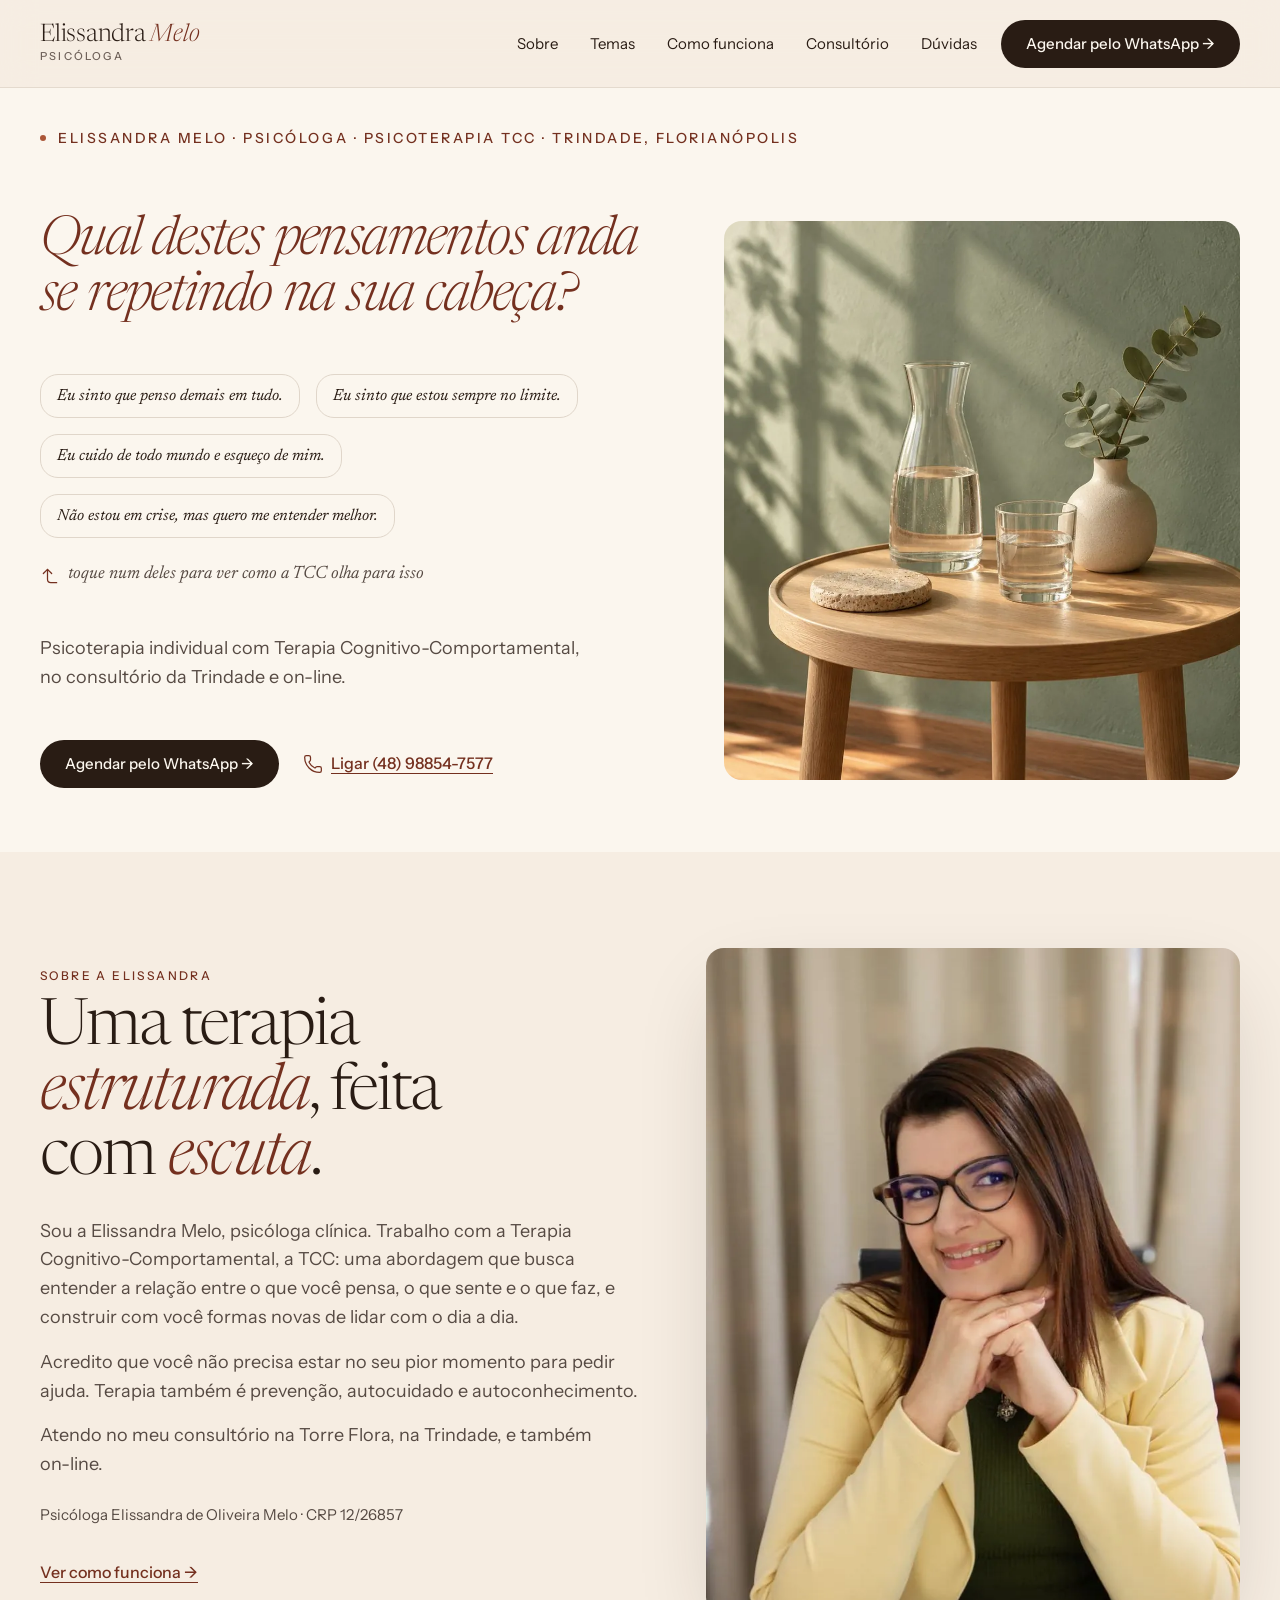
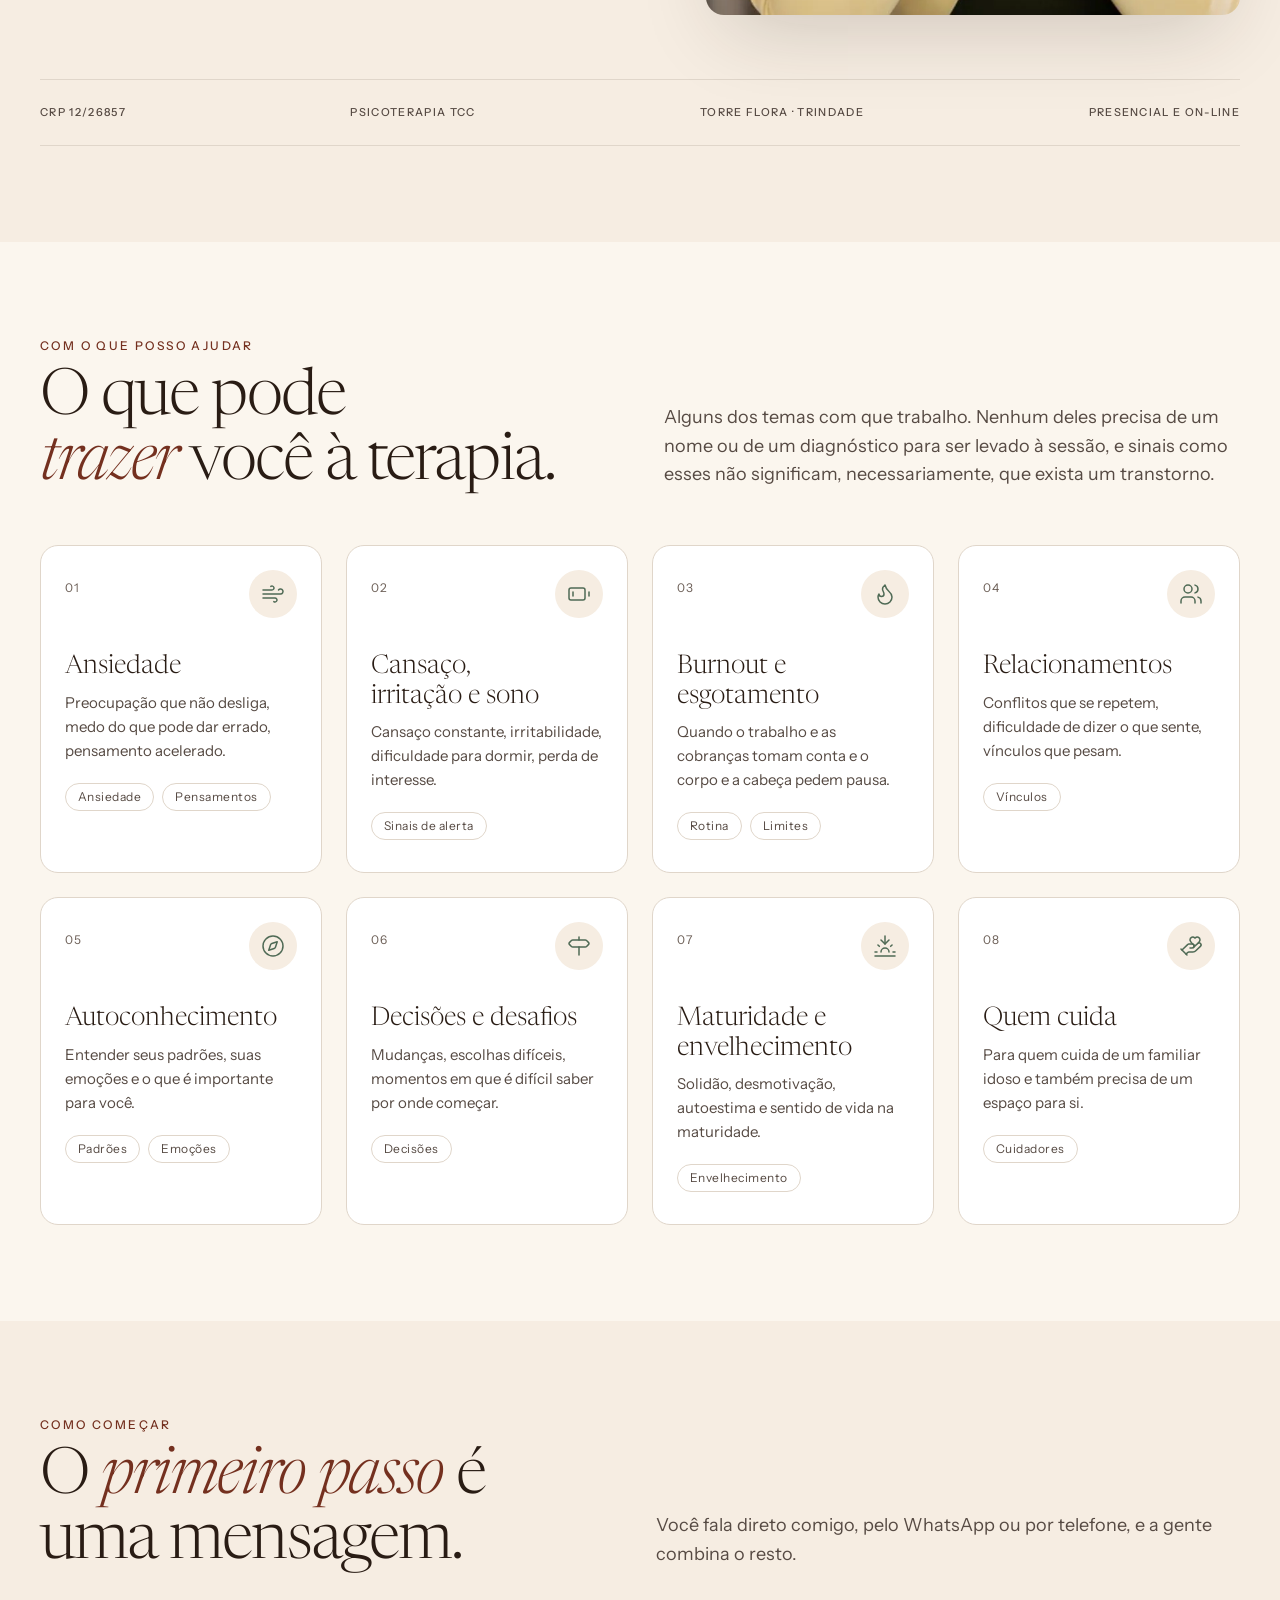
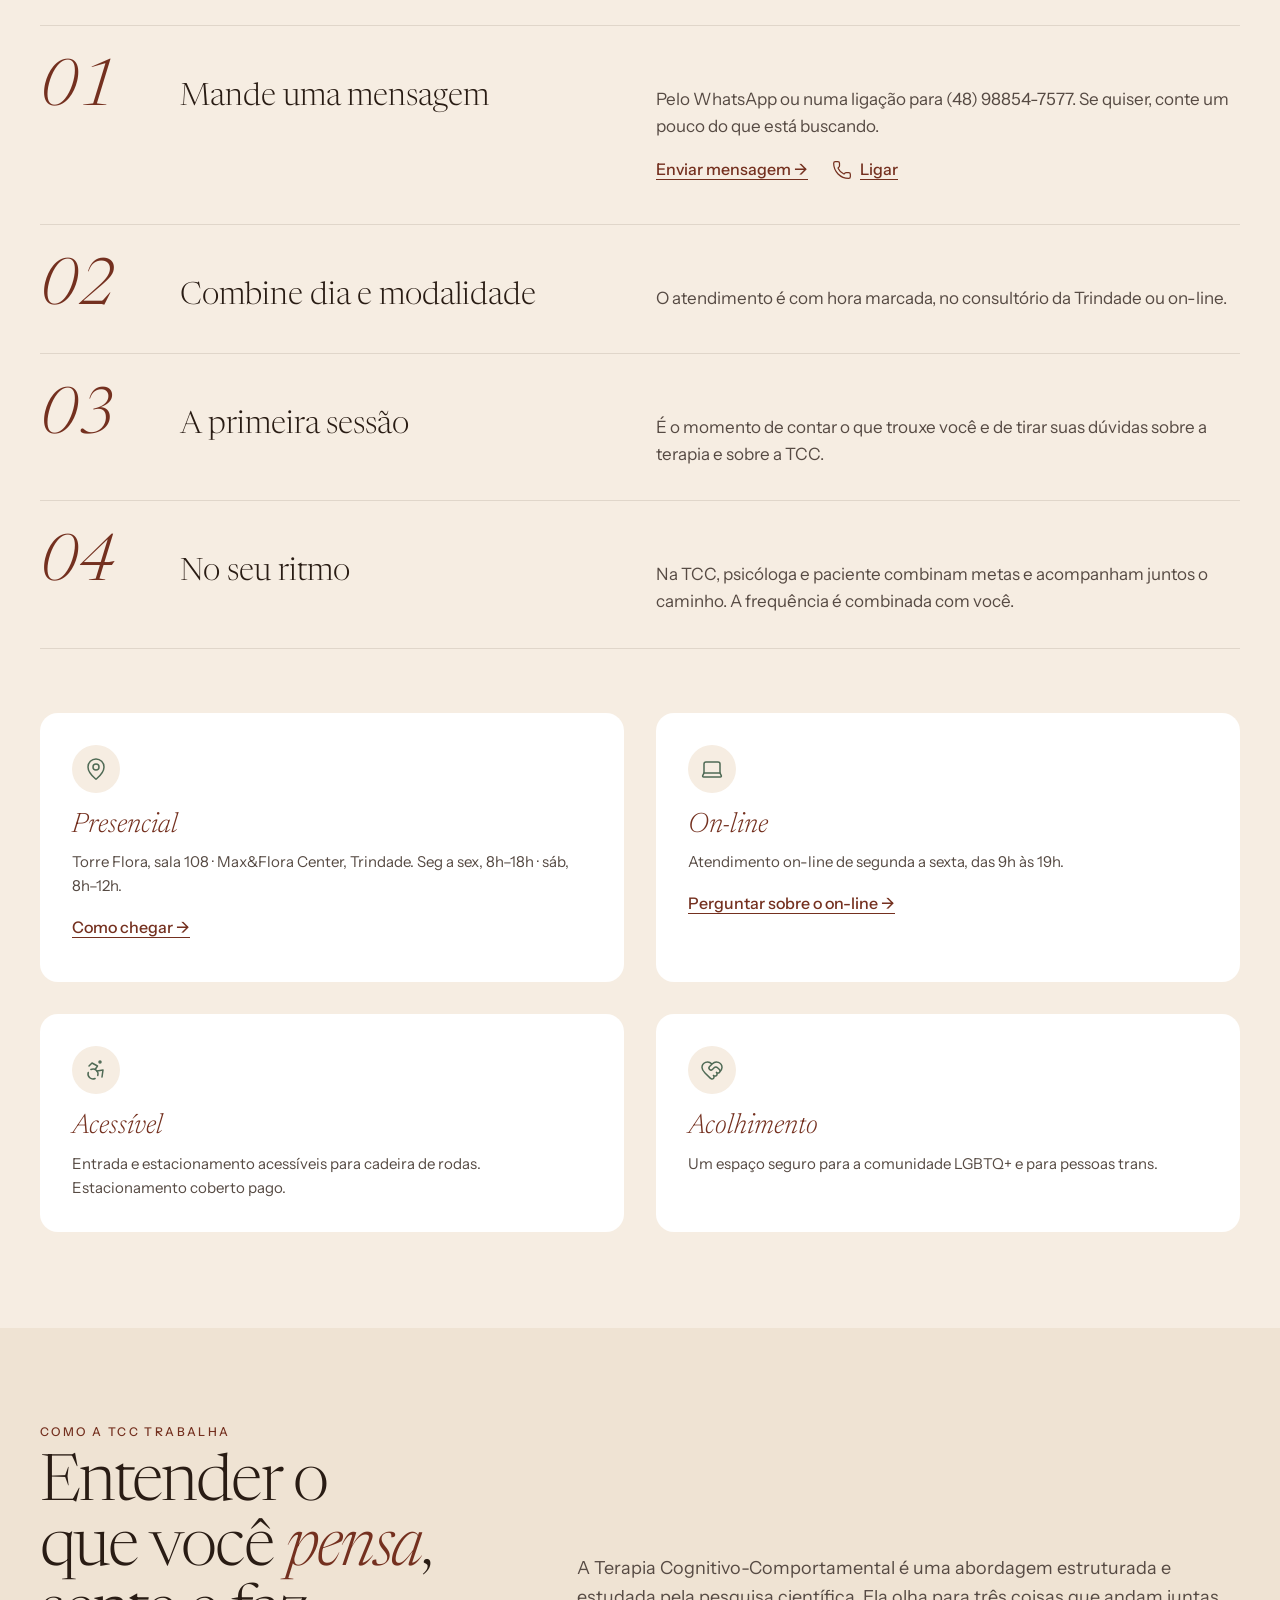
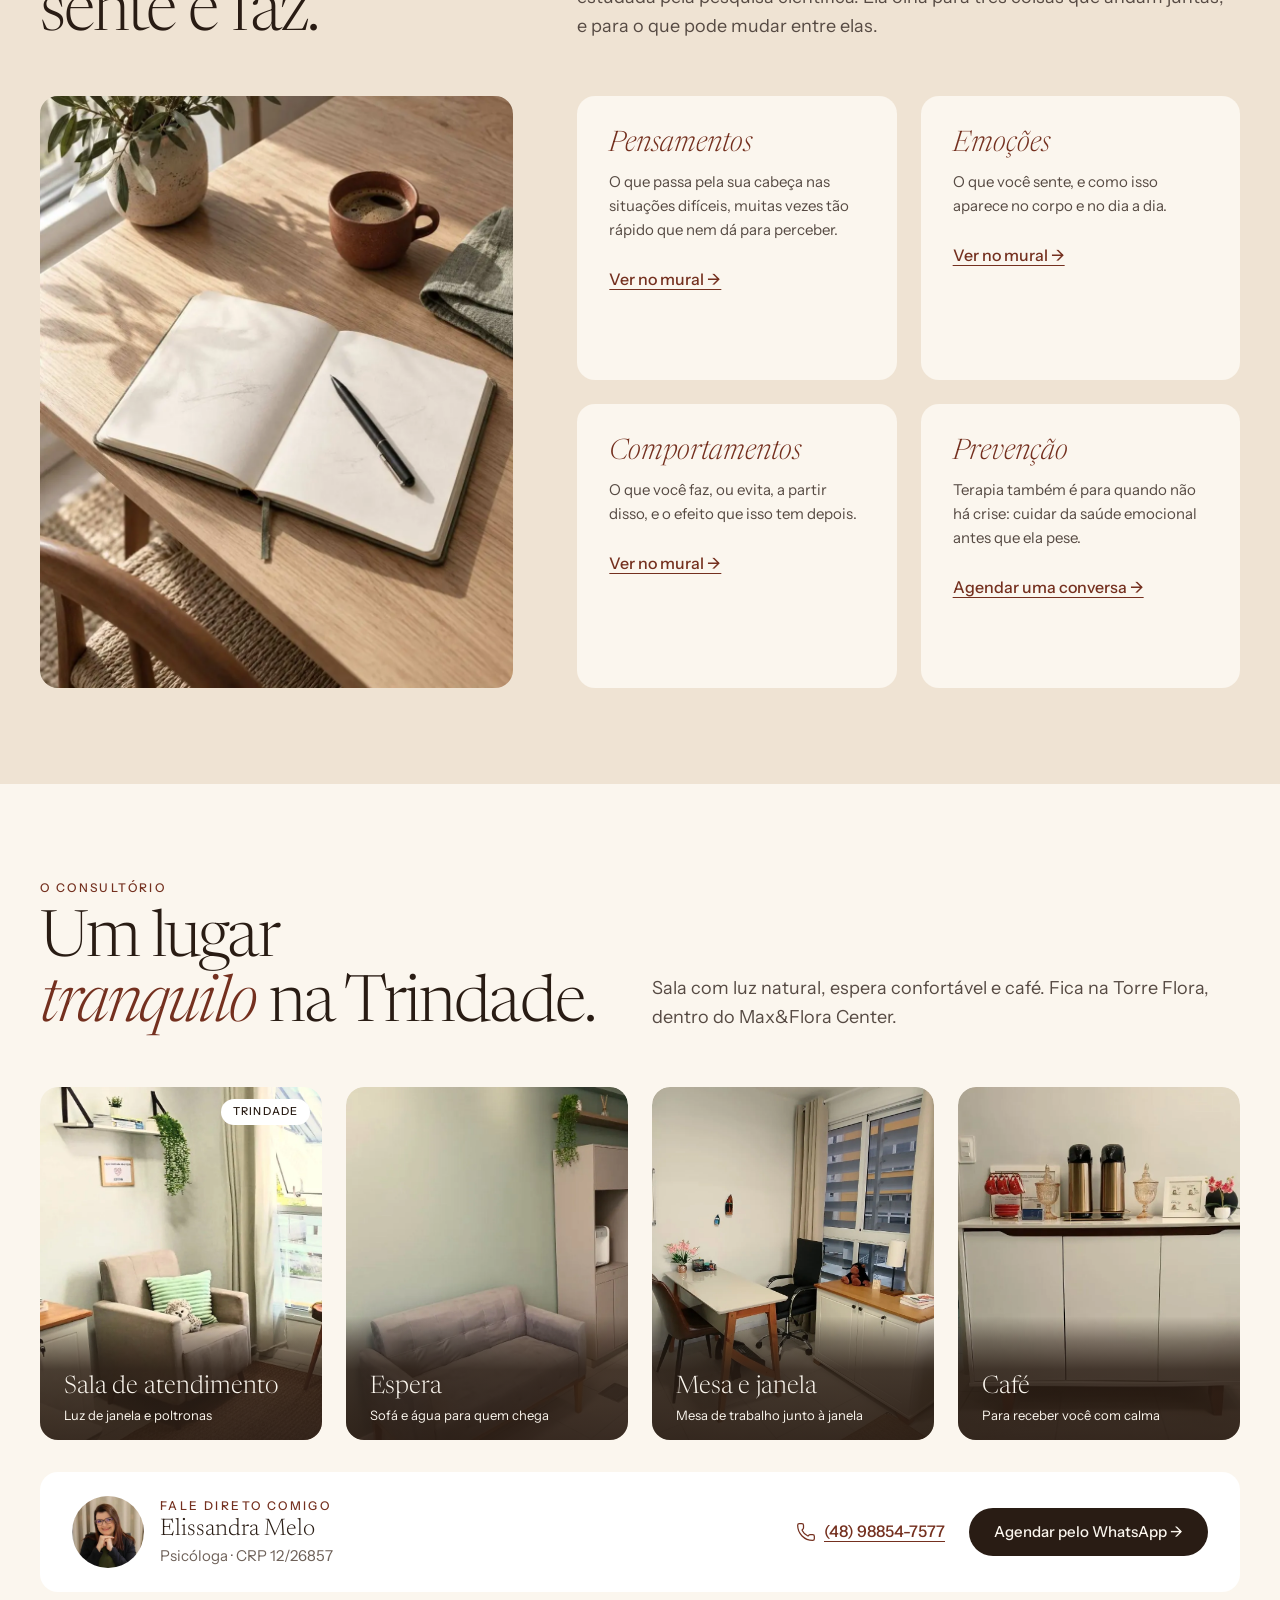
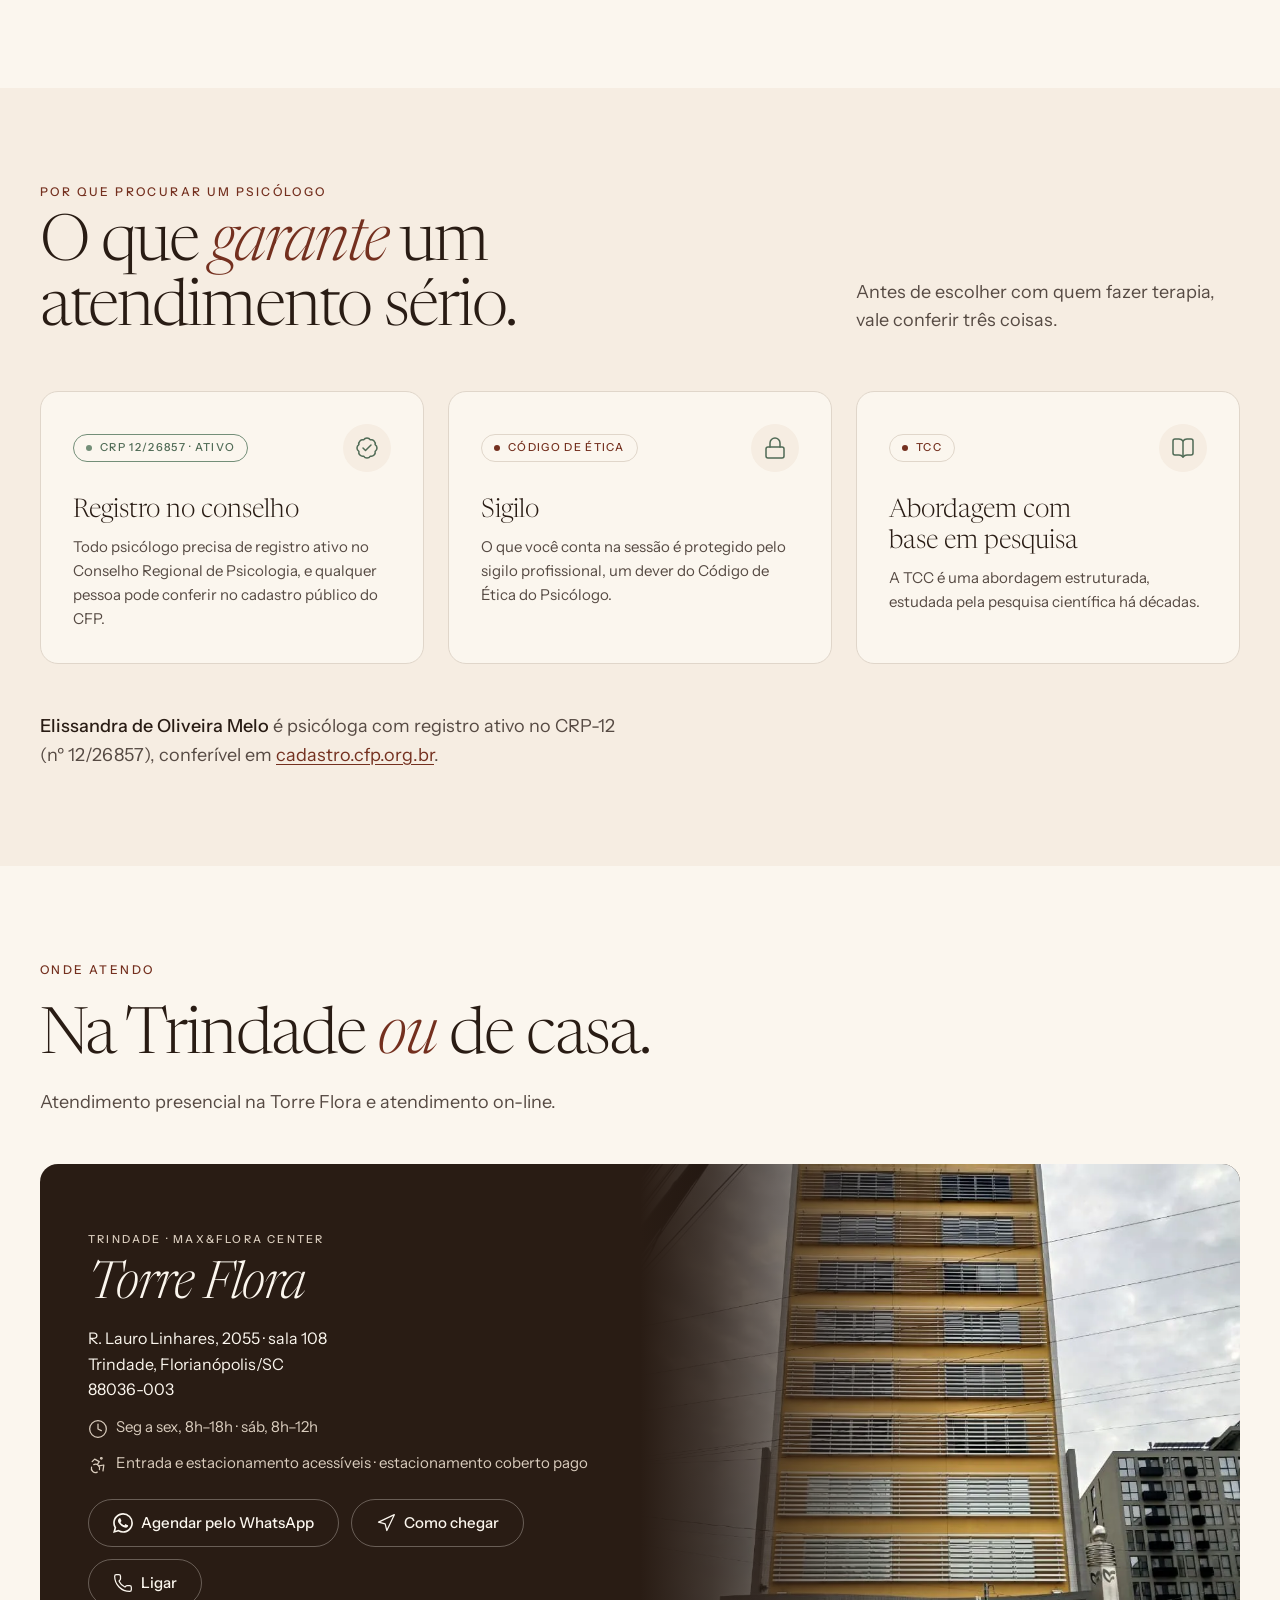
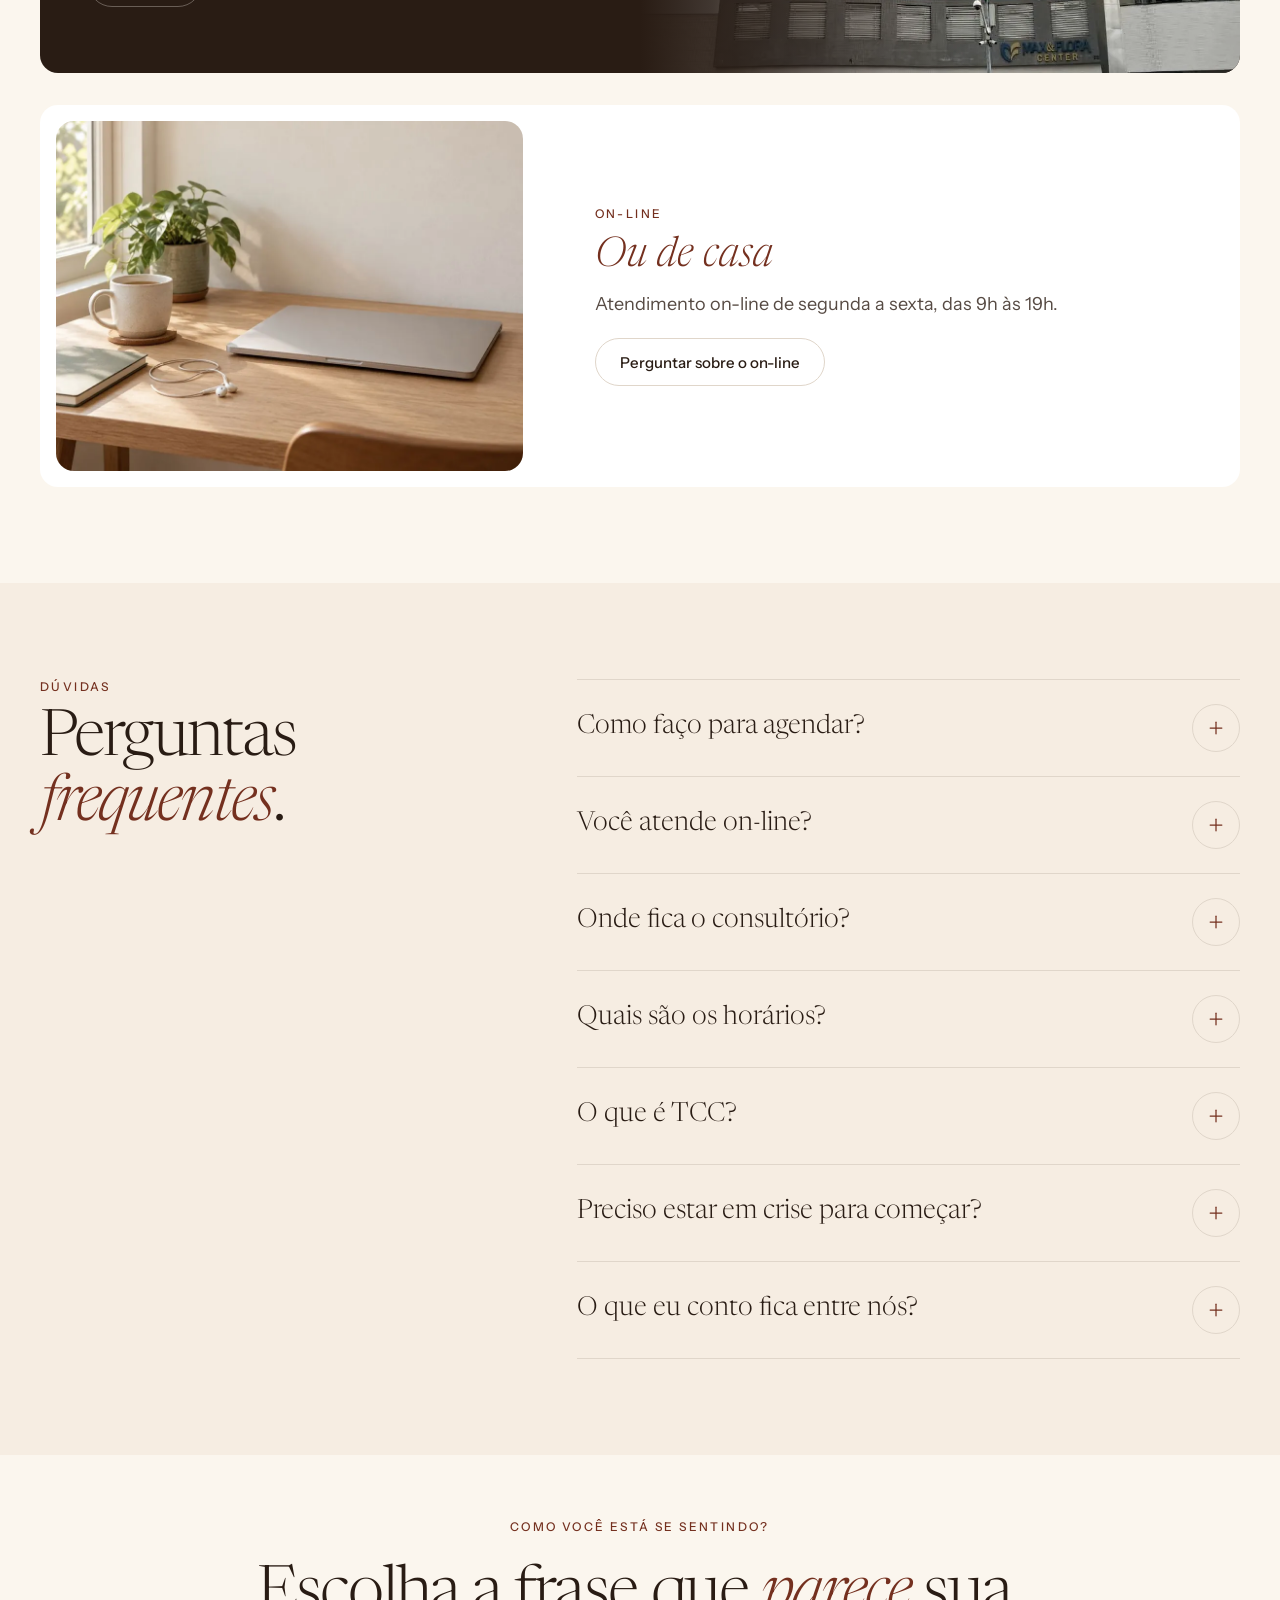
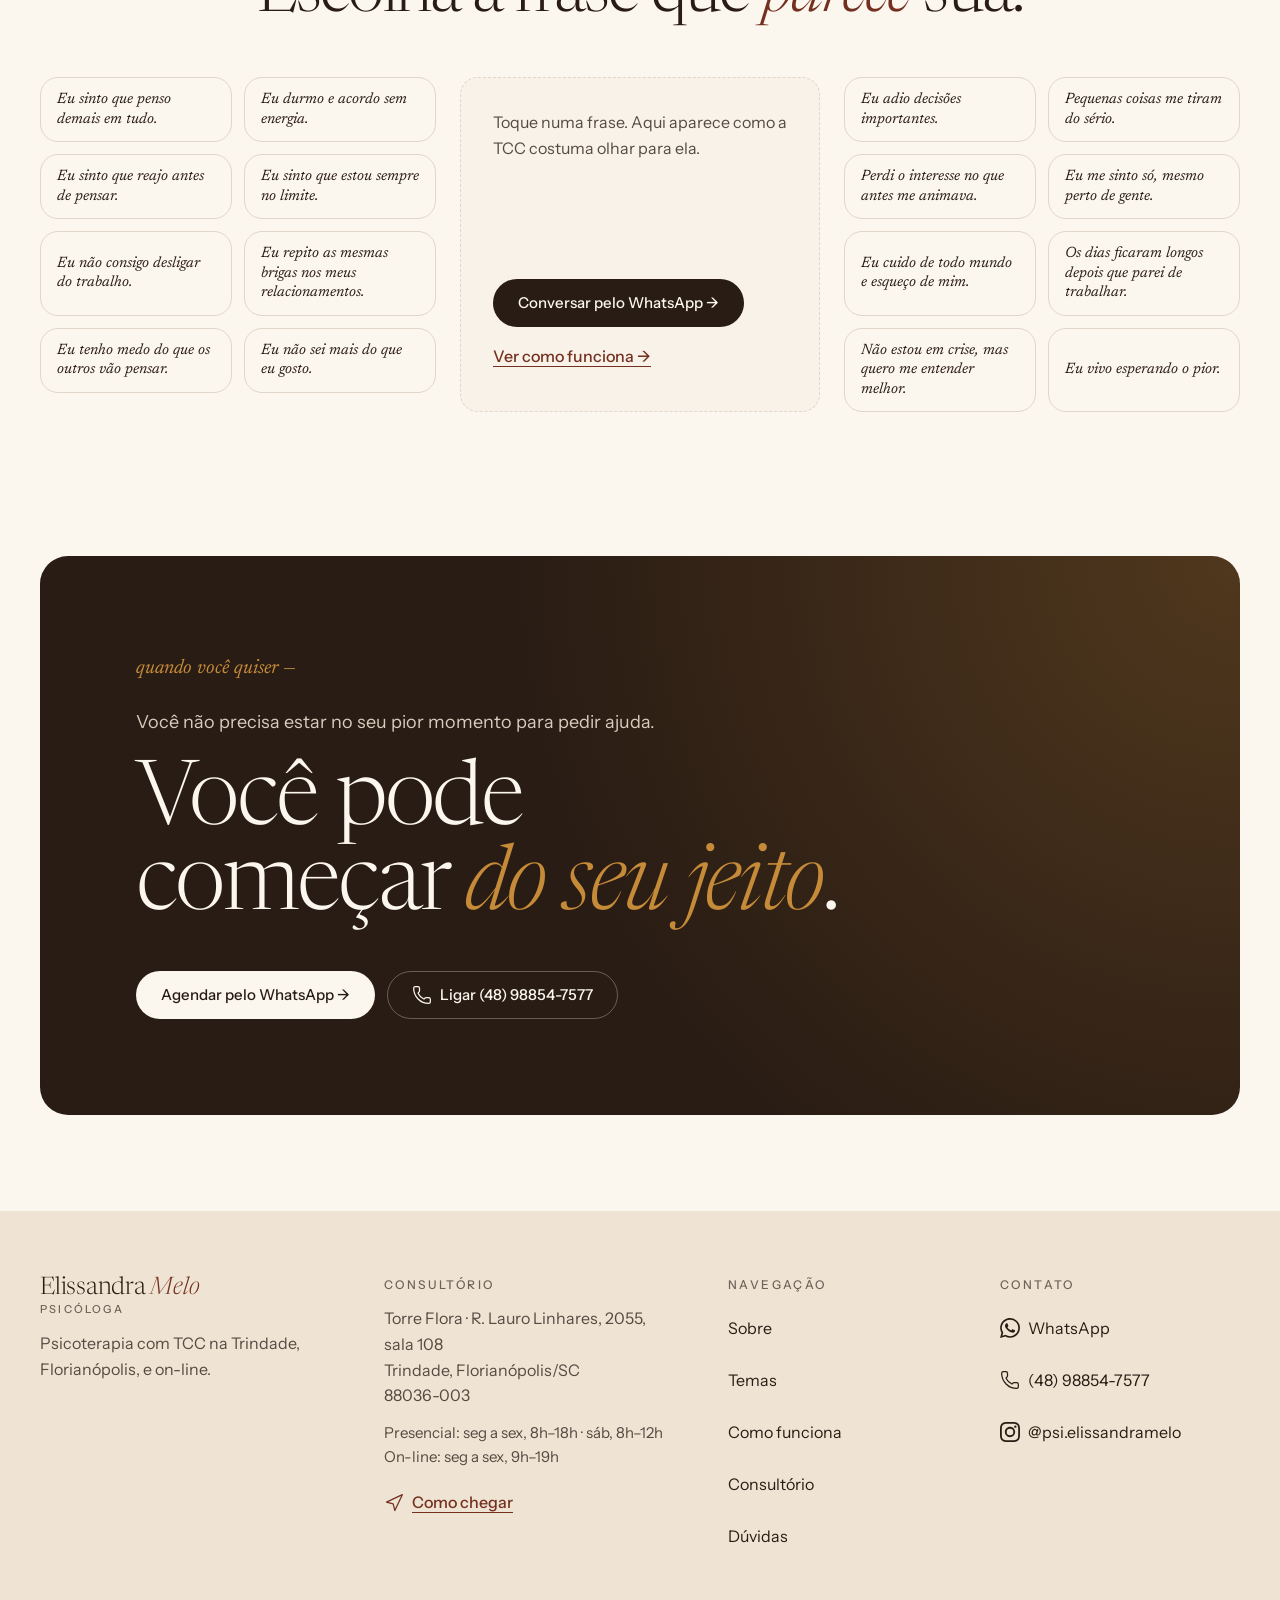
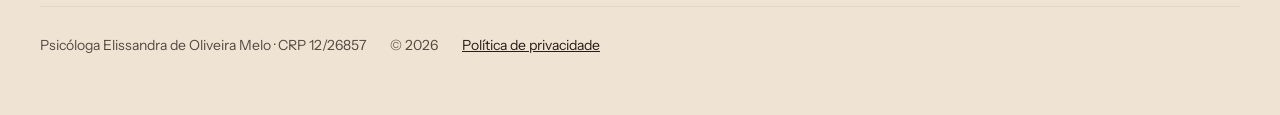
<file: index.html>
<!DOCTYPE html>
<html lang="pt-BR">
<head>
<meta charset="UTF-8">
<meta name="viewport" content="width=device-width, initial-scale=1">
<!-- PRÉ-VENDA: não remover até o Armin fechar a venda -->
<meta name="robots" content="noindex, nofollow">
<title>Psicóloga em Florianópolis (Trindade) | Elissandra de Oliveira Melo · CRP 12/26857</title>
<meta name="description" content="Psicoterapia com TCC na Trindade, em Florianópolis, e on-line. Psicóloga Elissandra Melo, CRP 12/26857. Agende pelo WhatsApp ou telefone.">
<meta property="og:title" content="Psicóloga em Florianópolis (Trindade) | Elissandra de Oliveira Melo · CRP 12/26857">
<meta property="og:description" content="Psicoterapia com TCC na Trindade, em Florianópolis, e on-line. Psicóloga Elissandra Melo, CRP 12/26857. Agende pelo WhatsApp ou telefone.">
<meta property="og:url" content="https://infomediamethods-sys.github.io/elissandra-melo-psicologa/">
<meta property="og:type" content="website">
<meta property="og:locale" content="pt_BR">
<meta property="og:image" content="https://infomediamethods-sys.github.io/elissandra-melo-psicologa/assets/img/og-elissandra-v2.jpg">
<meta property="og:image:width" content="1200">
<meta property="og:image:height" content="630">
<meta property="og:image:alt" content="Elissandra Melo, psicóloga em Florianópolis, CRP 12/26857, com a pergunta: Qual destes pensamentos anda se repetindo na sua cabeça?">
<meta name="twitter:card" content="summary_large_image">
<meta name="twitter:image" content="https://infomediamethods-sys.github.io/elissandra-melo-psicologa/assets/img/og-elissandra-v2.jpg">
<meta name="theme-color" content="#FBF6EE">
<link rel="icon" href="data:image/svg+xml,%3Csvg xmlns='http://www.w3.org/2000/svg' viewBox='0 0 64 64'%3E%3Crect width='64' height='64' rx='14' fill='%23FBF6EE'/%3E%3Ctext x='32' y='42' text-anchor='middle' font-family='Georgia,serif' font-size='27' font-style='italic' fill='%2374301F'%3EEM%3C/text%3E%3C/svg%3E">
<link rel="preconnect" href="https://fonts.googleapis.com">
<link rel="preconnect" href="https://fonts.gstatic.com" crossorigin>
<link href="https://fonts.googleapis.com/css2?family=Newsreader:ital,opsz,wght@0,72,300;1,72,300;1,72,400&family=Instrument+Sans:wght@400;500&display=swap" rel="stylesheet">
<link rel="preload" as="image" media="(max-width: 899px)" imagesrcset="assets/img/heroi-natureza-celular-480.webp 480w, assets/img/heroi-natureza-celular-960.webp 960w" imagesizes="100vw">
<link rel="stylesheet" href="assets/css/base.css">
<link rel="stylesheet" href="assets/css/style.css">
<script type="application/ld+json">
{
  "@context": "https://schema.org",
  "@graph": [
    {
      "@type": "Person",
      "@id": "#elissandra",
      "name": "Elissandra de Oliveira Melo",
      "alternateName": "Elissandra Melo",
      "jobTitle": "Psicóloga",
      "identifier": "CRP 12/26857",
      "knowsAbout": "Terapia Cognitivo-Comportamental",
      "sameAs": ["https://www.instagram.com/psi.elissandramelo/"]
    },
    {
      "@type": "ProfessionalService",
      "@id": "#consultorio",
      "name": "Elissandra Melo · Psicóloga",
      "telephone": "+55 48 98854-7577",
      "image": "assets/img/og-elissandra.jpg",
      "address": {
        "@type": "PostalAddress",
        "streetAddress": "R. Lauro Linhares, 2055, sala 108 - Torre Flora, Max&Flora Center",
        "addressLocality": "Florianópolis",
        "addressRegion": "SC",
        "postalCode": "88036-003",
        "addressCountry": "BR"
      },
      "geo": { "@type": "GeoCoordinates", "latitude": -27.5962378, "longitude": -48.5202077 },
      "openingHoursSpecification": [
        { "@type": "OpeningHoursSpecification", "dayOfWeek": ["Monday", "Tuesday", "Wednesday", "Thursday", "Friday"], "opens": "08:00", "closes": "18:00" },
        { "@type": "OpeningHoursSpecification", "dayOfWeek": "Saturday", "opens": "08:00", "closes": "12:00" }
      ],
      "employee": { "@id": "#elissandra" }
    }
  ]
}
</script>
</head>
<body>
<a class="pular-conteudo" href="#conteudo">Pular para o conteúdo</a>

<header class="cabecalho" data-header>
  <div class="container cabecalho__barra">
    <a class="marca" href="#inicio" aria-label="Elissandra Melo, psicóloga: início">
      <span class="marca__nome">Elissandra <em>Melo</em></span>
      <span class="marca__rotulo">Psicóloga</span>
    </a>
    <nav class="cabecalho__nav" aria-label="Principal">
      <ul role="list">
        <li><a href="#sobre">Sobre</a></li>
        <li><a href="#temas">Temas</a></li>
        <li><a href="#como-funciona">Como funciona</a></li>
        <li><a href="#consultorio">Consultório</a></li>
        <li><a href="#duvidas">Dúvidas</a></li>
      </ul>
    </nav>
    <a class="botao botao--principal cabecalho__cta" href="https://wa.me/5548988547577?text=Ol%C3%A1%2C%20Elissandra%21%20Vi%20seu%20site%20e%20gostaria%20de%20agendar%20uma%20sess%C3%A3o." target="_blank" rel="noopener"><span>Agendar<span class="cabecalho__cta-extra"> pelo WhatsApp</span> →</span></a>
    <button class="cabecalho__menu" type="button" data-abrir-menu aria-expanded="false" aria-controls="menu-celular" aria-label="Abrir menu"><svg aria-hidden="true" focusable="false" class="icone icone--menu" xmlns="http://www.w3.org/2000/svg" width="24" height="24" viewBox="0 0 24 24" fill="none" stroke="currentColor" stroke-width="1.5" stroke-linecap="round" stroke-linejoin="round" ><path d="M4 5h16" /><path d="M4 12h16" /><path d="M4 19h16" /></svg></button>
  </div>
</header>

<nav class="menu-celular" id="menu-celular" aria-hidden="true" aria-label="Menu">
  <div class="container menu-celular__topo">
    <span class="marca__nome" aria-hidden="true">Elissandra <em>Melo</em></span>
    <button class="menu-celular__fechar" type="button" data-fechar-menu aria-label="Fechar menu"><svg aria-hidden="true" focusable="false" class="icone icone--x" xmlns="http://www.w3.org/2000/svg" width="24" height="24" viewBox="0 0 24 24" fill="none" stroke="currentColor" stroke-width="1.5" stroke-linecap="round" stroke-linejoin="round" ><path d="M18 6 6 18" /><path d="m6 6 12 12" /></svg></button>
  </div>
  <div class="container menu-celular__corpo">
    <ul role="list" class="menu-celular__lista">
      <li><a href="#sobre">Sobre</a></li>
      <li><a href="#temas">Temas</a></li>
      <li><a href="#como-funciona">Como funciona</a></li>
      <li><a href="#consultorio">Consultório</a></li>
      <li><a href="#duvidas">Dúvidas</a></li>
    </ul>
    <div class="menu-celular__pe">
      <a class="botao botao--principal" href="https://wa.me/5548988547577?text=Ol%C3%A1%2C%20Elissandra%21%20Vi%20seu%20site%20e%20gostaria%20de%20agendar%20uma%20sess%C3%A3o." target="_blank" rel="noopener"><span>Agendar pelo WhatsApp →</span></a>
      <a class="link" href="tel:+5548988547577"><svg aria-hidden="true" focusable="false" class="icone icone--linha icone--phone" xmlns="http://www.w3.org/2000/svg" width="20" height="20" viewBox="0 0 24 24" fill="none" stroke="currentColor" stroke-width="1.5" stroke-linecap="round" stroke-linejoin="round" ><path d="M13.832 16.568a1 1 0 0 0 1.213-.303l.355-.465A2 2 0 0 1 17 15h3a2 2 0 0 1 2 2v3a2 2 0 0 1-2 2A18 18 0 0 1 2 4a2 2 0 0 1 2-2h3a2 2 0 0 1 2 2v3a2 2 0 0 1-.8 1.6l-.468.351a1 1 0 0 0-.292 1.233 14 14 0 0 0 6.392 6.384" /></svg><span>Ligar (48) 98854-7577</span></a>
    </div>
  </div>
</nav>


<main id="conteudo">

  <!-- 1. Herói -->
  <section class="heroi" id="inicio" data-heroi>
    <div class="container">
      <h1 class="heroi__rotulo"><span class="ponto-pulso" aria-hidden="true"></span><span>Elissandra Melo&nbsp;· Psicóloga&nbsp;· Psicoterapia&nbsp;TCC&nbsp;· Trindade, Florianópolis</span></h1>
      <div class="heroi__grade">
        <div class="heroi__texto">
          <p class="heroi__titulo" id="titulo-heroi">Qual destes pensamentos anda se repetindo na sua cabeça?</p>
          <ul class="heroi__frases" role="list" aria-labelledby="titulo-heroi">
            <li><button class="heroi__opcao" type="button" data-frase-heroi="1" aria-describedby="anotacao-heroi">Eu sinto que penso demais em tudo.</button></li>
            <li><button class="heroi__opcao" type="button" data-frase-heroi="4" aria-describedby="anotacao-heroi">Eu sinto que estou sempre no limite.</button></li>
            <li><button class="heroi__opcao" type="button" data-frase-heroi="13" aria-describedby="anotacao-heroi">Eu cuido de todo mundo e esqueço de mim.</button></li>
            <li><button class="heroi__opcao" type="button" data-frase-heroi="15" aria-describedby="anotacao-heroi">Não estou em crise, mas quero me entender melhor.</button></li>
          </ul>
          <p class="anotacao"><svg aria-hidden="true" focusable="false" class="icone icone--linha icone--corner-left-up" xmlns="http://www.w3.org/2000/svg" width="20" height="20" viewBox="0 0 24 24" fill="none" stroke="currentColor" stroke-width="1.5" stroke-linecap="round" stroke-linejoin="round" ><path d="M14 9 9 4 4 9" /><path d="M20 20h-7a4 4 0 0 1-4-4V4" /></svg><span id="anotacao-heroi">toque num deles para ver como a TCC olha para isso</span></p>
          <p class="heroi__apoio">Psicoterapia individual com Terapia Cognitivo-Comportamental, no consultório da Trindade e <span class="nowrap">on-line</span>.</p>
          <div class="acoes">
            <a class="botao botao--principal" href="https://wa.me/5548988547577?text=Ol%C3%A1%2C%20Elissandra%21%20Vi%20seu%20site%20e%20gostaria%20de%20agendar%20uma%20sess%C3%A3o." target="_blank" rel="noopener"><span>Agendar pelo WhatsApp →</span></a>
            <a class="link" href="tel:+5548988547577"><svg aria-hidden="true" focusable="false" class="icone icone--linha icone--phone" xmlns="http://www.w3.org/2000/svg" width="20" height="20" viewBox="0 0 24 24" fill="none" stroke="currentColor" stroke-width="1.5" stroke-linecap="round" stroke-linejoin="round" ><path d="M13.832 16.568a1 1 0 0 0 1.213-.303l.355-.465A2 2 0 0 1 17 15h3a2 2 0 0 1 2 2v3a2 2 0 0 1-2 2A18 18 0 0 1 2 4a2 2 0 0 1 2-2h3a2 2 0 0 1 2 2v3a2 2 0 0 1-.8 1.6l-.468.351a1 1 0 0 0-.292 1.233 14 14 0 0 0 6.392 6.384" /></svg><span>Ligar (48) 98854-7577</span></a>
          </div>
        </div>
        <div class="heroi__lado">
          <div class="heroi__midia midia">
            <picture>
  <source type="image/webp" media="(max-width: 899px)" srcset="assets/img/heroi-natureza-celular-480.webp 480w, assets/img/heroi-natureza-celular-960.webp 960w" sizes="100vw">
  <source type="image/webp" srcset="assets/img/heroi-natureza-960.webp 960w" sizes="100vw">
  <img src="assets/img/heroi-natureza-960.jpg" width="1110" height="1200" alt="Mesinha de madeira clara com uma jarra de água, um copo e um vaso com galhos de eucalipto, junto a uma parede verde-sálvia iluminada pela janela" decoding="async" fetchpriority="high">
</picture>
          </div>
        </div>
      </div>
    </div>
  </section>

  <!-- 3. Sobre -->
  <section class="secao sobre" id="sobre">
    <div class="container sobre__grade">
      <div class="sobre__texto">
        <div class="cabeca__titulo">
          <p class="rotulo">Sobre a Elissandra</p>
          <h2>Uma terapia <em>estruturada</em>, feita com <em>escuta</em>.</h2>
        </div>
        <div class="texto-corrido">
          <p>Sou a Elissandra Melo, psicóloga clínica. Trabalho com a Terapia Cognitivo-Comportamental, a TCC: uma abordagem que busca entender a relação entre o que você pensa, o que sente e o que faz, e construir com você formas novas de lidar com o dia a dia.</p>
          <p>Acredito que você não precisa estar no seu pior momento para pedir ajuda. Terapia também é prevenção, autocuidado e autoconhecimento.</p>
          <p>Atendo no meu consultório na Torre Flora, na Trindade, e também <span class="nowrap">on-line</span>.</p>
        </div>
        <p class="identificacao">Psicóloga Elissandra de Oliveira <span class="nowrap">Melo · CRP 12/26857</span></p>
        <a class="link" href="#como-funciona"><span>Ver como funciona →</span></a>
      </div>
      <div class="sobre__midia midia">
        <picture>
  <source type="image/webp" media="(max-width: 899px)" srcset="assets/img/sobre-elissandra-480.webp 480w, assets/img/sobre-elissandra-960.webp 960w" sizes="100vw">
  <source type="image/webp" srcset="assets/img/sobre-elissandra-960.webp 960w" sizes="50vw">
  <img src="assets/img/sobre-elissandra-960.jpg" width="801" height="1001" alt="Elissandra Melo, de casaco amarelo, sorrindo com as mãos apoiadas no queixo" decoding="async">
</picture>
      </div>
    </div>
    <div class="container">
      <ul class="selos" role="list">
          <li><svg aria-hidden="true" focusable="false" class="icone icone--linha icone--badge-check" xmlns="http://www.w3.org/2000/svg" width="20" height="20" viewBox="0 0 24 24" fill="none" stroke="currentColor" stroke-width="1.5" stroke-linecap="round" stroke-linejoin="round" ><path d="M3.85 8.62a4 4 0 0 1 4.78-4.77 4 4 0 0 1 6.74 0 4 4 0 0 1 4.78 4.78 4 4 0 0 1 0 6.74 4 4 0 0 1-4.77 4.78 4 4 0 0 1-6.75 0 4 4 0 0 1-4.78-4.77 4 4 0 0 1 0-6.76Z" /><path d="m16 9-5.5 5.5L8 12" /></svg><span>CRP 12/26857</span></li>
          <li><svg aria-hidden="true" focusable="false" class="icone icone--linha icone--book-open" xmlns="http://www.w3.org/2000/svg" width="20" height="20" viewBox="0 0 24 24" fill="none" stroke="currentColor" stroke-width="1.5" stroke-linecap="round" stroke-linejoin="round" ><path d="M12 5v16" /><path d="M20.001 19A2 2 0 0022 17V5a2 2 0 00-1.999-2L16 3.002A5 5 0 0012 5a5 5 0 00-4-2H4a2 2 0 00-2 2v12a2 2 0 001.999 2H8a5 5 0 014 2 5 5 0 014-2z" /></svg><span>Psicoterapia TCC</span></li>
          <li><svg aria-hidden="true" focusable="false" class="icone icone--linha icone--map-pin" xmlns="http://www.w3.org/2000/svg" width="20" height="20" viewBox="0 0 24 24" fill="none" stroke="currentColor" stroke-width="1.5" stroke-linecap="round" stroke-linejoin="round" ><path d="M20 10c0 4.993-5.539 10.193-7.399 11.799a1 1 0 0 1-1.202 0C9.539 20.193 4 14.993 4 10a8 8 0 0 1 16 0" /><circle cx="12" cy="10" r="3" /></svg><span>Torre Flora&nbsp;· Trindade</span></li>
          <li><svg aria-hidden="true" focusable="false" class="icone icone--linha icone--laptop" xmlns="http://www.w3.org/2000/svg" width="20" height="20" viewBox="0 0 24 24" fill="none" stroke="currentColor" stroke-width="1.5" stroke-linecap="round" stroke-linejoin="round" ><path d="M18 5a2 2 0 0 1 2 2v8.526a2 2 0 0 0 .212.897l1.068 2.127a1 1 0 0 1-.9 1.45H3.62a1 1 0 0 1-.9-1.45l1.068-2.127A2 2 0 0 0 4 15.526V7a2 2 0 0 1 2-2z" /><path d="M20.054 15.987H3.946" /></svg><span>Presencial e <span class="nowrap">on-line</span></span></li>
      </ul>
    </div>
  </section>

  <!-- 4. Temas -->
  <section class="secao temas" id="temas">
    <div class="container">
      <div class="cabeca cabeca--temas">
        <div class="cabeca__titulo">
          <p class="rotulo">Com o que posso ajudar</p>
          <h2>O que pode <em>trazer</em> você à terapia.</h2>
        </div>
        <p class="cabeca__apoio">Alguns dos temas com que trabalho. Nenhum deles precisa de um nome ou de um diagnóstico para ser levado à sessão, e sinais como esses não significam, necessariamente, que exista um transtorno.</p>
      </div>
      <ol class="grade-fios" role="list">
        <li class="celula">
          <span class="celula__num">01</span><span class="icone-circulo"><svg aria-hidden="true" focusable="false" class="icone icone--wind" xmlns="http://www.w3.org/2000/svg" width="24" height="24" viewBox="0 0 24 24" fill="none" stroke="currentColor" stroke-width="1.5" stroke-linecap="round" stroke-linejoin="round" ><path d="M12.8 19.6A2 2 0 1 0 14 16H2" /><path d="M17.5 8a2.5 2.5 0 1 1 2 4H2" /><path d="M9.8 4.4A2 2 0 1 1 11 8H2" /></svg></span>
          <h3>Ansiedade</h3>
          <p>Preocupação que não desliga, medo do que pode dar errado, pensamento acelerado.</p>
          <p class="chips"><span class="chip">Ansiedade</span><span class="chip">Pensamentos</span></p>
        </li>
        <li class="celula">
          <span class="celula__num">02</span><span class="icone-circulo"><svg aria-hidden="true" focusable="false" class="icone icone--battery-low" xmlns="http://www.w3.org/2000/svg" width="24" height="24" viewBox="0 0 24 24" fill="none" stroke="currentColor" stroke-width="1.5" stroke-linecap="round" stroke-linejoin="round" ><path d="M22 14v-4" /><path d="M6 14v-4" /><rect x="2" y="6" width="16" height="12" rx="2" /></svg></span>
          <h3>Cansaço, irritação e sono</h3>
          <p>Cansaço constante, irritabilidade, dificuldade para dormir, perda de interesse.</p>
          <p class="chips"><span class="chip">Sinais de alerta</span></p>
        </li>
        <li class="celula">
          <span class="celula__num">03</span><span class="icone-circulo"><svg aria-hidden="true" focusable="false" class="icone icone--flame" xmlns="http://www.w3.org/2000/svg" width="24" height="24" viewBox="0 0 24 24" fill="none" stroke="currentColor" stroke-width="1.5" stroke-linecap="round" stroke-linejoin="round" ><path d="M12 3q1 4 4 6.5t3 5.5a1 1 0 0 1-14 0 5 5 0 0 1 1-3 1 1 0 0 0 5 0c0-2-1.5-3-1.5-5q0-2 2.5-4" /></svg></span>
          <h3>Burnout e esgotamento</h3>
          <p>Quando o trabalho e as cobranças tomam conta e o corpo e a cabeça pedem pausa.</p>
          <p class="chips"><span class="chip">Rotina</span><span class="chip">Limites</span></p>
        </li>
        <li class="celula">
          <span class="celula__num">04</span><span class="icone-circulo"><svg aria-hidden="true" focusable="false" class="icone icone--users" xmlns="http://www.w3.org/2000/svg" width="24" height="24" viewBox="0 0 24 24" fill="none" stroke="currentColor" stroke-width="1.5" stroke-linecap="round" stroke-linejoin="round" ><path d="M16 21v-2a4 4 0 0 0-4-4H6a4 4 0 0 0-4 4v2" /><path d="M16 3.128a4 4 0 0 1 0 7.744" /><path d="M22 21v-2a4 4 0 0 0-3-3.87" /><circle cx="9" cy="7" r="4" /></svg></span>
          <h3>Relacionamentos</h3>
          <p>Conflitos que se repetem, dificuldade de dizer o que sente, vínculos que pesam.</p>
          <p class="chips"><span class="chip">Vínculos</span></p>
        </li>
        <li class="celula">
          <span class="celula__num">05</span><span class="icone-circulo"><svg aria-hidden="true" focusable="false" class="icone icone--compass" xmlns="http://www.w3.org/2000/svg" width="24" height="24" viewBox="0 0 24 24" fill="none" stroke="currentColor" stroke-width="1.5" stroke-linecap="round" stroke-linejoin="round" ><circle cx="12" cy="12" r="10" /><path d="m16.24 7.76-1.804 5.411a2 2 0 0 1-1.265 1.265L7.76 16.24l1.804-5.411a2 2 0 0 1 1.265-1.265z" /></svg></span>
          <h3>Autoconhecimento</h3>
          <p>Entender seus padrões, suas emoções e o que é importante para você.</p>
          <p class="chips"><span class="chip">Padrões</span><span class="chip">Emoções</span></p>
        </li>
        <li class="celula">
          <span class="celula__num">06</span><span class="icone-circulo"><svg aria-hidden="true" focusable="false" class="icone icone--signpost" xmlns="http://www.w3.org/2000/svg" width="24" height="24" viewBox="0 0 24 24" fill="none" stroke="currentColor" stroke-width="1.5" stroke-linecap="round" stroke-linejoin="round" ><path d="M12 13v8" /><path d="M12 3v3" /><path d="M2.354 10.354a1.207 1.207 0 0 1 0-1.708l2.06-2.06A2 2 0 0 1 5.828 6h12.344a2 2 0 0 1 1.414.586l2.06 2.06a1.207 1.207 0 0 1 0 1.708l-2.06 2.06a2 2 0 0 1-1.414.586H5.828a2 2 0 0 1-1.414-.586z" /></svg></span>
          <h3>Decisões e desafios</h3>
          <p>Mudanças, escolhas difíceis, momentos em que é difícil saber por onde começar.</p>
          <p class="chips"><span class="chip">Decisões</span></p>
        </li>
        <li class="celula">
          <span class="celula__num">07</span><span class="icone-circulo"><svg aria-hidden="true" focusable="false" class="icone icone--sunset" xmlns="http://www.w3.org/2000/svg" width="24" height="24" viewBox="0 0 24 24" fill="none" stroke="currentColor" stroke-width="1.5" stroke-linecap="round" stroke-linejoin="round" ><path d="M12 10V2" /><path d="m4.93 10.93 1.41 1.41" /><path d="M2 18h2" /><path d="M20 18h2" /><path d="m19.07 10.93-1.41 1.41" /><path d="M22 22H2" /><path d="m16 6-4 4-4-4" /><path d="M16 18a4 4 0 0 0-8 0" /></svg></span>
          <h3>Maturidade e envelhecimento</h3>
          <p>Solidão, desmotivação, autoestima e sentido de vida na maturidade.</p>
          <p class="chips"><span class="chip">Envelhecimento</span></p>
        </li>
        <li class="celula">
          <span class="celula__num">08</span><span class="icone-circulo"><svg aria-hidden="true" focusable="false" class="icone icone--hand-heart" xmlns="http://www.w3.org/2000/svg" width="24" height="24" viewBox="0 0 24 24" fill="none" stroke="currentColor" stroke-width="1.5" stroke-linecap="round" stroke-linejoin="round" ><path d="M11 14h2a2 2 0 0 0 0-4h-3c-.6 0-1.1.2-1.4.6L3 16" /><path d="m14.45 13.39 5.05-4.694C20.196 8 21 6.85 21 5.75a2.75 2.75 0 0 0-4.797-1.837.276.276 0 0 1-.406 0A2.75 2.75 0 0 0 11 5.75c0 1.2.802 2.248 1.5 2.946L16 11.95" /><path d="m2 15 6 6" /><path d="m7 20 1.6-1.4c.3-.4.8-.6 1.4-.6h4c1.1 0 2.1-.4 2.8-1.2l4.6-4.4a1 1 0 0 0-2.75-2.91" /></svg></span>
          <h3>Quem cuida</h3>
          <p>Para quem cuida de um familiar idoso e também precisa de um espaço para si.</p>
          <p class="chips"><span class="chip">Cuidadores</span></p>
        </li>
      </ol>
    </div>
  </section>

  <!-- 5. Como começar -->
  <section class="secao passos" id="como-funciona">
    <div class="container">
      <div class="cabeca cabeca--dupla">
        <div class="cabeca__titulo">
          <p class="rotulo">Como começar</p>
          <h2>O <em>primeiro passo</em> é uma mensagem.</h2>
        </div>
        <p class="cabeca__apoio">Você fala direto comigo, pelo WhatsApp ou por telefone, e a gente combina o resto.</p>
      </div>
      <ol class="passos__lista" role="list">
        <li class="passo">
          <div class="passo__cabeca"><span class="passo__num" aria-hidden="true">01</span><h3>Mande uma mensagem</h3></div>
          <div class="passo__texto">
            <p>Pelo WhatsApp ou numa ligação para (48) 98854-7577. Se quiser, conte um pouco do que está buscando.</p>
            <p class="links-linha"><a class="link" href="https://wa.me/5548988547577?text=Ol%C3%A1%2C%20Elissandra%21%20Gostaria%20de%20tirar%20uma%20d%C3%BAvida%20antes%20de%20agendar." target="_blank" rel="noopener"><span>Enviar mensagem →</span></a><a class="link" href="tel:+5548988547577"><svg aria-hidden="true" focusable="false" class="icone icone--linha icone--phone" xmlns="http://www.w3.org/2000/svg" width="20" height="20" viewBox="0 0 24 24" fill="none" stroke="currentColor" stroke-width="1.5" stroke-linecap="round" stroke-linejoin="round" ><path d="M13.832 16.568a1 1 0 0 0 1.213-.303l.355-.465A2 2 0 0 1 17 15h3a2 2 0 0 1 2 2v3a2 2 0 0 1-2 2A18 18 0 0 1 2 4a2 2 0 0 1 2-2h3a2 2 0 0 1 2 2v3a2 2 0 0 1-.8 1.6l-.468.351a1 1 0 0 0-.292 1.233 14 14 0 0 0 6.392 6.384" /></svg><span>Ligar</span></a></p>
          </div>
        </li>
        <li class="passo">
          <div class="passo__cabeca"><span class="passo__num" aria-hidden="true">02</span><h3>Combine dia e modalidade</h3></div>
          <div class="passo__texto"><p>O atendimento é com hora marcada, no consultório da Trindade ou <span class="nowrap">on-line</span>.</p></div>
        </li>
        <li class="passo">
          <div class="passo__cabeca"><span class="passo__num" aria-hidden="true">03</span><h3>A primeira sessão</h3></div>
          <div class="passo__texto"><p>É o momento de contar o que trouxe você e de tirar suas dúvidas sobre a terapia e sobre a TCC.</p></div>
        </li>
        <li class="passo">
          <div class="passo__cabeca"><span class="passo__num" aria-hidden="true">04</span><h3>No seu ritmo</h3></div>
          <div class="passo__texto"><p>Na TCC, psicóloga e paciente combinam metas e acompanham juntos o caminho. A frequência é combinada com você.</p></div>
        </li>
      </ol>
      <ul class="cartoes-2x2" role="list">
        <li class="cartao">
          <span class="icone-circulo"><svg aria-hidden="true" focusable="false" class="icone icone--map-pin" xmlns="http://www.w3.org/2000/svg" width="24" height="24" viewBox="0 0 24 24" fill="none" stroke="currentColor" stroke-width="1.5" stroke-linecap="round" stroke-linejoin="round" ><path d="M20 10c0 4.993-5.539 10.193-7.399 11.799a1 1 0 0 1-1.202 0C9.539 20.193 4 14.993 4 10a8 8 0 0 1 16 0" /><circle cx="12" cy="10" r="3" /></svg></span>
          <p class="cartao__rotulo">Presencial</p>
          <p>Torre Flora, sala 108 · Max&amp;Flora Center, Trindade. Seg a sex, <span class="nowrap">8h–18h</span>&nbsp;· sáb, <span class="nowrap">8h–12h</span>.</p>
          <a class="link" href="https://www.google.com/maps/place/Elissandra+Melo+%7C+Psic%C3%B3loga+em+Florian%C3%B3polis+%7C+Psicoterapia+TCC/data=!4m7!3m6!1s0x952739e53cc61d37:0xc2a40a0360703825!8m2!3d-27.5962378!4d-48.5202077!16s%2Fg%2F11y57290hz!19sChIJNx3GPOU5J5URJThwYAMKpMI" target="_blank" rel="noopener"><span>Como chegar →</span></a>
        </li>
        <li class="cartao">
          <span class="icone-circulo"><svg aria-hidden="true" focusable="false" class="icone icone--laptop" xmlns="http://www.w3.org/2000/svg" width="24" height="24" viewBox="0 0 24 24" fill="none" stroke="currentColor" stroke-width="1.5" stroke-linecap="round" stroke-linejoin="round" ><path d="M18 5a2 2 0 0 1 2 2v8.526a2 2 0 0 0 .212.897l1.068 2.127a1 1 0 0 1-.9 1.45H3.62a1 1 0 0 1-.9-1.45l1.068-2.127A2 2 0 0 0 4 15.526V7a2 2 0 0 1 2-2z" /><path d="M20.054 15.987H3.946" /></svg></span>
          <p class="cartao__rotulo"><span class="nowrap">On-line</span></p>
          <p>Atendimento <span class="nowrap">on-line</span> de segunda a sexta, das 9h às 19h.</p>
          <a class="link" href="https://wa.me/5548988547577?text=Ol%C3%A1%2C%20Elissandra%21%20Vi%20seu%20site%20e%20gostaria%20de%20saber%20sobre%20o%20atendimento%20on-line." target="_blank" rel="noopener"><span>Perguntar sobre o <span class="nowrap">on-line</span> →</span></a>
        </li>
        <li class="cartao">
          <span class="icone-circulo"><svg aria-hidden="true" focusable="false" class="icone icone--accessibility" xmlns="http://www.w3.org/2000/svg" width="24" height="24" viewBox="0 0 24 24" fill="none" stroke="currentColor" stroke-width="1.5" stroke-linecap="round" stroke-linejoin="round" ><circle cx="16" cy="4" r="1" /><path d="m18 19 1-7-6 1" /><path d="m5 8 3-3 5.5 3-2.36 3.5" /><path d="M4.24 14.5a5 5 0 0 0 6.88 6" /><path d="M13.76 17.5a5 5 0 0 0-6.88-6" /></svg></span>
          <p class="cartao__rotulo">Acessível</p>
          <p>Entrada e estacionamento acessíveis para cadeira de rodas. Estacionamento coberto pago.</p>
        </li>
        <li class="cartao">
          <span class="icone-circulo"><svg aria-hidden="true" focusable="false" class="icone icone--heart-handshake" xmlns="http://www.w3.org/2000/svg" width="24" height="24" viewBox="0 0 24 24" fill="none" stroke="currentColor" stroke-width="1.5" stroke-linecap="round" stroke-linejoin="round" ><path d="M19.414 14.414C21 12.828 22 11.5 22 9.5a5.5 5.5 0 0 0-9.591-3.676.6.6 0 0 1-.818.001A5.5 5.5 0 0 0 2 9.5c0 2.3 1.5 4 3 5.5l5.535 5.362a2 2 0 0 0 2.879.052 2.12 2.12 0 0 0-.004-3 2.124 2.124 0 1 0 3-3 2.124 2.124 0 0 0 3.004 0 2 2 0 0 0 0-2.828l-1.881-1.882a2.41 2.41 0 0 0-3.409 0l-1.71 1.71a2 2 0 0 1-2.828 0 2 2 0 0 1 0-2.828l2.823-2.762" /></svg></span>
          <p class="cartao__rotulo">Acolhimento</p>
          <p>Um espaço seguro para a comunidade LGBTQ+ e para pessoas trans.</p>
        </li>
      </ul>
    </div>
  </section>

  <!-- 6. Abordagem -->
  <section class="secao abordagem" id="abordagem">
    <div class="container">
      <div class="cabeca cabeca--abordagem">
        <div class="cabeca__titulo">
          <p class="rotulo">Como a TCC trabalha</p>
          <h2>Entender o que você <em>pensa</em>, sente e faz.</h2>
        </div>
        <p class="cabeca__apoio">A Terapia Cognitivo-Comportamental é uma abordagem estruturada e estudada pela pesquisa científica. Ela olha para três coisas que andam juntas, e para o que pode mudar entre elas.</p>
      </div>
      <div class="abordagem__grade">
        <div class="abordagem__midia midia">
          <picture>
  <source type="image/webp" media="(max-width: 899px)" srcset="assets/img/abordagem-caderno-480.webp 480w, assets/img/abordagem-caderno-960.webp 960w" sizes="100vw">
  <source type="image/webp" srcset="assets/img/abordagem-caderno-960.webp 960w" sizes="50vw">
  <img src="assets/img/abordagem-caderno-960.jpg" width="1200" height="1500" alt="Caderno aberto com caneta sobre uma mesa clara, em luz quente de janela" decoding="async">
</picture>
        </div>
        <ul class="abordagem__cartoes" role="list">
          <li class="cartao-abordagem">
            <h3><em>Pensamentos</em></h3>
            <p>O que passa pela sua cabeça nas situações difíceis, muitas vezes tão rápido que nem dá para perceber.</p>
            <a class="link" href="#sinto"><span>Ver no mural →</span></a>
          </li>
          <li class="cartao-abordagem">
            <h3><em>Emoções</em></h3>
            <p>O que você sente, e como isso aparece no corpo e no dia a dia.</p>
            <a class="link" href="#sinto"><span>Ver no mural →</span></a>
          </li>
          <li class="cartao-abordagem">
            <h3><em>Comportamentos</em></h3>
            <p>O que você faz, ou evita, a partir disso, e o efeito que isso tem depois.</p>
            <a class="link" href="#sinto"><span>Ver no mural →</span></a>
          </li>
          <li class="cartao-abordagem">
            <h3><em>Prevenção</em></h3>
            <p>Terapia também é para quando não há crise: cuidar da saúde emocional antes que ela pese.</p>
            <a class="link" href="https://wa.me/5548988547577?text=Ol%C3%A1%2C%20Elissandra%21%20Vi%20seu%20site%20e%20gostaria%20de%20agendar%20uma%20sess%C3%A3o." target="_blank" rel="noopener"><span>Agendar uma conversa →</span></a>
          </li>
        </ul>
      </div>
    </div>
  </section>

  <!-- 7. Consultório -->
  <section class="secao consultorio" id="consultorio">
    <div class="container">
      <div class="cabeca cabeca--dupla">
        <div class="cabeca__titulo">
          <p class="rotulo">O consultório</p>
          <h2>Um lugar <em>tranquilo</em> na Trindade.</h2>
        </div>
        <p class="cabeca__apoio">Sala com luz natural, espera confortável e café. Fica na Torre Flora, dentro do Max&amp;Flora Center.</p>
      </div>
      <ul class="fotos" role="list">
        <li class="foto-card">
          <div class="foto-card__midia midia">
            <picture>
  <source type="image/webp" media="(max-width: 899px)" srcset="assets/img/consultorio-sala-480.webp 480w, assets/img/consultorio-sala-960.webp 960w" sizes="100vw">
  <source type="image/webp" srcset="assets/img/consultorio-sala-960.webp 960w" sizes="50vw">
  <img src="assets/img/consultorio-sala-960.jpg" width="760" height="950" alt="Canto da sala de atendimento com prateleira, planta e poltrona cinza com almofada" decoding="async" loading="lazy">
</picture>
          </div>
          <span class="foto-card__selo">Trindade</span>
          <div class="foto-card__legenda"><h3>Sala de atendimento</h3><p>Luz de janela e poltronas</p></div>
        </li>
        <li class="foto-card">
          <div class="foto-card__midia midia">
            <picture>
  <source type="image/webp" media="(max-width: 899px)" srcset="assets/img/consultorio-espera-480.webp 480w, assets/img/consultorio-espera-960.webp 960w" sizes="100vw">
  <source type="image/webp" srcset="assets/img/consultorio-espera-960.webp 960w" sizes="50vw">
  <img src="assets/img/consultorio-espera-960.jpg" width="760" height="950" alt="Espera do consultório com sofá cinza e parede verde-sálvia" decoding="async" loading="lazy">
</picture>
          </div>
          <div class="foto-card__legenda"><h3>Espera</h3><p>Sofá e água para quem chega</p></div>
        </li>
        <li class="foto-card">
          <div class="foto-card__midia midia">
            <picture>
  <source type="image/webp" media="(max-width: 899px)" srcset="assets/img/consultorio-mesa-480.webp 480w, assets/img/consultorio-mesa-960.webp 960w" sizes="100vw">
  <source type="image/webp" srcset="assets/img/consultorio-mesa-960.webp 960w" sizes="50vw">
  <img src="assets/img/consultorio-mesa-960.jpg" width="960" height="1200" alt="Mesa de trabalho com cadeiras junto à janela do consultório" decoding="async" loading="lazy">
</picture>
          </div>
          <div class="foto-card__legenda"><h3>Mesa e janela</h3><p>Mesa de trabalho junto à janela</p></div>
        </li>
        <li class="foto-card">
          <div class="foto-card__midia midia">
            <picture>
  <source type="image/webp" media="(max-width: 899px)" srcset="assets/img/consultorio-cafe-480.webp 480w, assets/img/consultorio-cafe-960.webp 960w" sizes="100vw">
  <source type="image/webp" srcset="assets/img/consultorio-cafe-960.webp 960w" sizes="50vw">
  <img src="assets/img/consultorio-cafe-960.jpg" width="760" height="950" alt="Aparador com garrafas de café, xícaras e flores na espera" decoding="async" loading="lazy">
</picture>
          </div>
          <div class="foto-card__legenda"><h3>Café</h3><p>Para receber você com calma</p></div>
        </li>
      </ul>
      <div class="contato-card">
        <div class="contato-card__pessoa">
          <div class="contato-card__avatar midia">
            <picture>
  <source type="image/webp" media="(max-width: 899px)" srcset="assets/img/avatar-elissandra-480.webp 480w, assets/img/avatar-elissandra-960.webp 960w" sizes="100vw">
  <source type="image/webp" srcset="assets/img/avatar-elissandra-960.webp 960w" sizes="50vw">
  <img src="assets/img/avatar-elissandra-960.jpg" width="400" height="400" alt="Elissandra Melo no consultório" decoding="async" loading="lazy">
</picture>
          </div>
          <div>
            <p class="contato-card__titulo">Fale direto comigo</p>
            <p class="contato-card__nome">Elissandra Melo</p>
            <p class="contato-card__crp">Psicóloga&nbsp;· <span class="nowrap">CRP 12/26857</span></p>
          </div>
        </div>
        <div class="contato-card__acoes">
          <a class="link" href="tel:+5548988547577"><svg aria-hidden="true" focusable="false" class="icone icone--linha icone--phone" xmlns="http://www.w3.org/2000/svg" width="20" height="20" viewBox="0 0 24 24" fill="none" stroke="currentColor" stroke-width="1.5" stroke-linecap="round" stroke-linejoin="round" ><path d="M13.832 16.568a1 1 0 0 0 1.213-.303l.355-.465A2 2 0 0 1 17 15h3a2 2 0 0 1 2 2v3a2 2 0 0 1-2 2A18 18 0 0 1 2 4a2 2 0 0 1 2-2h3a2 2 0 0 1 2 2v3a2 2 0 0 1-.8 1.6l-.468.351a1 1 0 0 0-.292 1.233 14 14 0 0 0 6.392 6.384" /></svg><span>(48) 98854-7577</span></a>
          <a class="botao botao--principal" href="https://wa.me/5548988547577?text=Ol%C3%A1%2C%20Elissandra%21%20Vi%20seu%20site%20e%20gostaria%20de%20agendar%20uma%20sess%C3%A3o." target="_blank" rel="noopener"><span>Agendar pelo WhatsApp →</span></a>
        </div>
      </div>
    </div>
  </section>

  <!-- 8. Confiança -->
  <section class="secao confianca" id="confianca">
    <div class="container">
      <div class="cabeca cabeca--tripla">
        <div class="cabeca__titulo">
          <p class="rotulo">Por que procurar um psicólogo</p>
          <h2>O que <em>garante</em> um atendimento sério.</h2>
        </div>
        <p class="cabeca__apoio">Antes de escolher com quem fazer terapia, vale conferir três coisas.</p>
      </div>
      <ul class="trio" role="list">
        <li class="trio__cartao">
          <div class="trio__topo"><span class="selo selo--ativo"><span class="selo__ponto" aria-hidden="true"></span>CRP 12/26857 · Ativo</span><span class="icone-circulo"><svg aria-hidden="true" focusable="false" class="icone icone--badge-check" xmlns="http://www.w3.org/2000/svg" width="24" height="24" viewBox="0 0 24 24" fill="none" stroke="currentColor" stroke-width="1.5" stroke-linecap="round" stroke-linejoin="round" ><path d="M3.85 8.62a4 4 0 0 1 4.78-4.77 4 4 0 0 1 6.74 0 4 4 0 0 1 4.78 4.78 4 4 0 0 1 0 6.74 4 4 0 0 1-4.77 4.78 4 4 0 0 1-6.75 0 4 4 0 0 1-4.78-4.77 4 4 0 0 1 0-6.76Z" /><path d="m16 9-5.5 5.5L8 12" /></svg></span></div>
          <h3>Registro no conselho</h3>
          <p>Todo psicólogo precisa de registro ativo no Conselho Regional de Psicologia, e qualquer pessoa pode conferir no cadastro público do CFP.</p>
        </li>
        <li class="trio__cartao">
          <div class="trio__topo"><span class="selo"><span class="selo__ponto" aria-hidden="true"></span>Código de Ética</span><span class="icone-circulo"><svg aria-hidden="true" focusable="false" class="icone icone--lock" xmlns="http://www.w3.org/2000/svg" width="24" height="24" viewBox="0 0 24 24" fill="none" stroke="currentColor" stroke-width="1.5" stroke-linecap="round" stroke-linejoin="round" ><rect width="18" height="11" x="3" y="11" rx="2" ry="2" /><path d="M7 11V7a5 5 0 0 1 10 0v4" /></svg></span></div>
          <h3>Sigilo</h3>
          <p>O que você conta na sessão é protegido pelo sigilo profissional, um dever do Código de Ética do Psicólogo.</p>
        </li>
        <li class="trio__cartao">
          <div class="trio__topo"><span class="selo"><span class="selo__ponto" aria-hidden="true"></span>TCC</span><span class="icone-circulo"><svg aria-hidden="true" focusable="false" class="icone icone--book-open" xmlns="http://www.w3.org/2000/svg" width="24" height="24" viewBox="0 0 24 24" fill="none" stroke="currentColor" stroke-width="1.5" stroke-linecap="round" stroke-linejoin="round" ><path d="M12 5v16" /><path d="M20.001 19A2 2 0 0022 17V5a2 2 0 00-1.999-2L16 3.002A5 5 0 0012 5a5 5 0 00-4-2H4a2 2 0 00-2 2v12a2 2 0 001.999 2H8a5 5 0 014 2 5 5 0 014-2z" /></svg></span></div>
          <h3>Abordagem com base em pesquisa</h3>
          <p>A TCC é uma abordagem estruturada, estudada pela pesquisa científica há décadas.</p>
        </li>
      </ul>
      <p class="confianca__fecho"><strong>Elissandra de Oliveira Melo</strong> é psicóloga com registro ativo no CRP-12 (<span class="nowrap">nº 12/26857</span>), conferível em <a href="https://cadastro.cfp.org.br/" target="_blank" rel="noopener">cadastro.cfp.org.br</a>.</p>
    </div>
  </section>

  <!-- 9. Onde atendo -->
  <section class="secao onde" id="onde">
    <div class="container">
      <div class="cabeca">
        <p class="rotulo">Onde atendo</p>
        <h2>Na Trindade <em>ou</em> de casa.</h2>
        <p class="cabeca__apoio">Atendimento presencial na Torre Flora e atendimento <span class="nowrap">on-line</span>.</p>
      </div>
      <div class="banner">
        <div class="banner__texto">
          <p class="banner__rotulo">Trindade · Max&amp;Flora Center</p>
          <p class="banner__nome"><em>Torre Flora</em></p>
          <address>R. Lauro Linhares, 2055&nbsp;· sala&nbsp;108<br>Trindade, Florianópolis/SC<br>88036-003</address>
          <p class="banner__info"><svg aria-hidden="true" focusable="false" class="icone icone--linha icone--clock" xmlns="http://www.w3.org/2000/svg" width="20" height="20" viewBox="0 0 24 24" fill="none" stroke="currentColor" stroke-width="1.5" stroke-linecap="round" stroke-linejoin="round" ><circle cx="12" cy="12" r="10" /><path d="M12 6v6l4 2" /></svg><span>Seg a sex, <span class="nowrap">8h–18h</span>&nbsp;· sáb, <span class="nowrap">8h–12h</span></span></p>
          <p class="banner__info"><svg aria-hidden="true" focusable="false" class="icone icone--linha icone--accessibility" xmlns="http://www.w3.org/2000/svg" width="20" height="20" viewBox="0 0 24 24" fill="none" stroke="currentColor" stroke-width="1.5" stroke-linecap="round" stroke-linejoin="round" ><circle cx="16" cy="4" r="1" /><path d="m18 19 1-7-6 1" /><path d="m5 8 3-3 5.5 3-2.36 3.5" /><path d="M4.24 14.5a5 5 0 0 0 6.88 6" /><path d="M13.76 17.5a5 5 0 0 0-6.88-6" /></svg><span>Entrada e estacionamento acessíveis · estacionamento coberto pago</span></p>
          <div class="banner__botoes">
            <a class="botao botao--contorno-claro" href="https://wa.me/5548988547577?text=Ol%C3%A1%2C%20Elissandra%21%20Vi%20seu%20site%20e%20gostaria%20de%20agendar%20uma%20sess%C3%A3o%20presencial%20na%20Trindade." target="_blank" rel="noopener"><svg class="icone icone--linha icone--marca" width="20" height="20" fill="currentColor" aria-hidden="true" focusable="false" role="img" viewBox="0 0 24 24" xmlns="http://www.w3.org/2000/svg"><path d="M17.472 14.382c-.297-.149-1.758-.867-2.03-.967-.273-.099-.471-.148-.67.15-.197.297-.767.966-.94 1.164-.173.199-.347.223-.644.075-.297-.15-1.255-.463-2.39-1.475-.883-.788-1.48-1.761-1.653-2.059-.173-.297-.018-.458.13-.606.134-.133.298-.347.446-.52.149-.174.198-.298.298-.497.099-.198.05-.371-.025-.52-.075-.149-.669-1.612-.916-2.207-.242-.579-.487-.5-.669-.51-.173-.008-.371-.01-.57-.01-.198 0-.52.074-.792.372-.272.297-1.04 1.016-1.04 2.479 0 1.462 1.065 2.875 1.213 3.074.149.198 2.096 3.2 5.077 4.487.709.306 1.262.489 1.694.625.712.227 1.36.195 1.871.118.571-.085 1.758-.719 2.006-1.413.248-.694.248-1.289.173-1.413-.074-.124-.272-.198-.57-.347m-5.421 7.403h-.004a9.87 9.87 0 01-5.031-1.378l-.361-.214-3.741.982.998-3.648-.235-.374a9.86 9.86 0 01-1.51-5.26c.001-5.45 4.436-9.884 9.888-9.884 2.64 0 5.122 1.03 6.988 2.898a9.825 9.825 0 012.893 6.994c-.003 5.45-4.437 9.884-9.885 9.884m8.413-18.297A11.815 11.815 0 0012.05 0C5.495 0 .16 5.335.157 11.892c0 2.096.547 4.142 1.588 5.945L.057 24l6.305-1.654a11.882 11.882 0 005.683 1.448h.005c6.554 0 11.89-5.335 11.893-11.893a11.821 11.821 0 00-3.48-8.413Z"/></svg><span>Agendar pelo WhatsApp</span></a>
            <a class="botao botao--contorno-claro" href="https://www.google.com/maps/place/Elissandra+Melo+%7C+Psic%C3%B3loga+em+Florian%C3%B3polis+%7C+Psicoterapia+TCC/data=!4m7!3m6!1s0x952739e53cc61d37:0xc2a40a0360703825!8m2!3d-27.5962378!4d-48.5202077!16s%2Fg%2F11y57290hz!19sChIJNx3GPOU5J5URJThwYAMKpMI" target="_blank" rel="noopener"><svg aria-hidden="true" focusable="false" class="icone icone--linha icone--navigation" xmlns="http://www.w3.org/2000/svg" width="20" height="20" viewBox="0 0 24 24" fill="none" stroke="currentColor" stroke-width="1.5" stroke-linecap="round" stroke-linejoin="round" ><polygon points="3 11 22 2 13 21 11 13 3 11" /></svg><span>Como chegar</span></a>
            <a class="botao botao--contorno-claro" href="tel:+5548988547577"><svg aria-hidden="true" focusable="false" class="icone icone--linha icone--phone" xmlns="http://www.w3.org/2000/svg" width="20" height="20" viewBox="0 0 24 24" fill="none" stroke="currentColor" stroke-width="1.5" stroke-linecap="round" stroke-linejoin="round" ><path d="M13.832 16.568a1 1 0 0 0 1.213-.303l.355-.465A2 2 0 0 1 17 15h3a2 2 0 0 1 2 2v3a2 2 0 0 1-2 2A18 18 0 0 1 2 4a2 2 0 0 1 2-2h3a2 2 0 0 1 2 2v3a2 2 0 0 1-.8 1.6l-.468.351a1 1 0 0 0-.292 1.233 14 14 0 0 0 6.392 6.384" /></svg><span>Ligar</span></a>
          </div>
        </div>
        <div class="banner__midia midia">
          <picture>
  <source type="image/webp" media="(max-width: 899px)" srcset="assets/img/onde-torre-flora-480.webp 480w, assets/img/onde-torre-flora-960.webp 960w" sizes="100vw">
  <source type="image/webp" srcset="assets/img/onde-torre-flora-960.webp 960w" sizes="50vw">
  <img src="assets/img/onde-torre-flora-960.jpg" width="920" height="780" alt="Fachada amarela da Torre Flora, no Max&amp;Flora Center, na Trindade" decoding="async" loading="lazy">
</picture>
        </div>
      </div>
      <div class="online">
        <div class="online__midia midia">
          <picture>
  <source type="image/webp" media="(max-width: 899px)" srcset="assets/img/online-notebook-480.webp 480w, assets/img/online-notebook-960.webp 960w" sizes="100vw">
  <source type="image/webp" srcset="assets/img/online-notebook-960.webp 960w" sizes="50vw">
  <img src="assets/img/online-notebook-960.jpg" width="1200" height="900" alt="Notebook aberto e caneca sobre uma mesa clara" decoding="async" loading="lazy">
</picture>
        </div>
        <div class="online__texto">
          <p class="rotulo"><span class="nowrap">On-line</span></p>
          <h3><em>Ou de casa</em></h3>
          <p>Atendimento <span class="nowrap">on-line</span> de segunda a sexta, das 9h às 19h.</p>
          <a class="botao botao--contorno" href="https://wa.me/5548988547577?text=Ol%C3%A1%2C%20Elissandra%21%20Vi%20seu%20site%20e%20gostaria%20de%20saber%20sobre%20o%20atendimento%20on-line." target="_blank" rel="noopener"><span>Perguntar sobre o <span class="nowrap">on-line</span></span></a>
        </div>
      </div>
    </div>
  </section>

  <!-- 10. Dúvidas -->
  <section class="secao duvidas" id="duvidas">
    <div class="container duvidas__grade">
      <div class="duvidas__cabeca">
        <p class="rotulo">Dúvidas</p>
        <h2>Perguntas <em>frequentes</em>.</h2>
      </div>
      <div class="acordeao">
        <details>
          <summary><span>Como faço para agendar?</span><span class="acordeao__botao"><svg aria-hidden="true" focusable="false" class="icone icone--linha icone--plus" xmlns="http://www.w3.org/2000/svg" width="20" height="20" viewBox="0 0 24 24" fill="none" stroke="currentColor" stroke-width="1.5" stroke-linecap="round" stroke-linejoin="round" ><path d="M5 12h14" /><path d="M12 5v14" /></svg></span></summary>
          <div class="acordeao__resposta"><div><p>Mande uma mensagem pelo WhatsApp ou ligue para (48) 98854-7577. O atendimento é com hora marcada.</p><p><a class="link" href="https://wa.me/5548988547577?text=Ol%C3%A1%2C%20Elissandra%21%20Gostaria%20de%20tirar%20uma%20d%C3%BAvida%20antes%20de%20agendar." target="_blank" rel="noopener"><span>Enviar mensagem →</span></a></p></div></div>
        </details>
        <details>
          <summary><span>Você atende <span class="nowrap">on-line</span>?</span><span class="acordeao__botao"><svg aria-hidden="true" focusable="false" class="icone icone--linha icone--plus" xmlns="http://www.w3.org/2000/svg" width="20" height="20" viewBox="0 0 24 24" fill="none" stroke="currentColor" stroke-width="1.5" stroke-linecap="round" stroke-linejoin="round" ><path d="M5 12h14" /><path d="M12 5v14" /></svg></span></summary>
          <div class="acordeao__resposta"><div><p>Sim. O atendimento <span class="nowrap">on-line</span> é de segunda a sexta, das 9h às 19h.</p><p><a class="link" href="https://wa.me/5548988547577?text=Ol%C3%A1%2C%20Elissandra%21%20Vi%20seu%20site%20e%20gostaria%20de%20saber%20sobre%20o%20atendimento%20on-line." target="_blank" rel="noopener"><span>Perguntar sobre o <span class="nowrap">on-line</span> →</span></a></p></div></div>
        </details>
        <details>
          <summary><span>Onde fica o consultório?</span><span class="acordeao__botao"><svg aria-hidden="true" focusable="false" class="icone icone--linha icone--plus" xmlns="http://www.w3.org/2000/svg" width="20" height="20" viewBox="0 0 24 24" fill="none" stroke="currentColor" stroke-width="1.5" stroke-linecap="round" stroke-linejoin="round" ><path d="M5 12h14" /><path d="M12 5v14" /></svg></span></summary>
          <div class="acordeao__resposta"><div><p>Na Torre Flora, sala 108, dentro do Max&amp;Flora Center: R. Lauro Linhares, 2055, Trindade, Florianópolis. Há estacionamento coberto pago, e a entrada e o estacionamento são acessíveis para cadeira de rodas.</p><p><a class="link" href="https://www.google.com/maps/place/Elissandra+Melo+%7C+Psic%C3%B3loga+em+Florian%C3%B3polis+%7C+Psicoterapia+TCC/data=!4m7!3m6!1s0x952739e53cc61d37:0xc2a40a0360703825!8m2!3d-27.5962378!4d-48.5202077!16s%2Fg%2F11y57290hz!19sChIJNx3GPOU5J5URJThwYAMKpMI" target="_blank" rel="noopener"><span>Como chegar →</span></a></p></div></div>
        </details>
        <details>
          <summary><span>Quais são os horários?</span><span class="acordeao__botao"><svg aria-hidden="true" focusable="false" class="icone icone--linha icone--plus" xmlns="http://www.w3.org/2000/svg" width="20" height="20" viewBox="0 0 24 24" fill="none" stroke="currentColor" stroke-width="1.5" stroke-linecap="round" stroke-linejoin="round" ><path d="M5 12h14" /><path d="M12 5v14" /></svg></span></summary>
          <div class="acordeao__resposta"><div><p>Presencial: segunda a sexta, das 8h às 18h, e sábado, das 8h às 12h. <span class="nowrap">On-line</span>: segunda a sexta, das 9h às 19h.</p></div></div>
        </details>
        <details>
          <summary><span>O que é TCC?</span><span class="acordeao__botao"><svg aria-hidden="true" focusable="false" class="icone icone--linha icone--plus" xmlns="http://www.w3.org/2000/svg" width="20" height="20" viewBox="0 0 24 24" fill="none" stroke="currentColor" stroke-width="1.5" stroke-linecap="round" stroke-linejoin="round" ><path d="M5 12h14" /><path d="M12 5v14" /></svg></span></summary>
          <div class="acordeao__resposta"><div><p>É a Terapia Cognitivo-Comportamental, uma abordagem que trabalha a relação entre pensamentos, emoções e comportamentos. É estruturada: psicóloga e paciente combinam metas e olham juntos para o que acontece no dia a dia.</p></div></div>
        </details>
        <details>
          <summary><span>Preciso estar em crise para começar?</span><span class="acordeao__botao"><svg aria-hidden="true" focusable="false" class="icone icone--linha icone--plus" xmlns="http://www.w3.org/2000/svg" width="20" height="20" viewBox="0 0 24 24" fill="none" stroke="currentColor" stroke-width="1.5" stroke-linecap="round" stroke-linejoin="round" ><path d="M5 12h14" /><path d="M12 5v14" /></svg></span></summary>
          <div class="acordeao__resposta"><div><p>Não. Você não precisa estar no seu pior momento para pedir ajuda: terapia também é prevenção, autocuidado e autoconhecimento.</p></div></div>
        </details>
        <details>
          <summary><span>O que eu conto fica entre nós?</span><span class="acordeao__botao"><svg aria-hidden="true" focusable="false" class="icone icone--linha icone--plus" xmlns="http://www.w3.org/2000/svg" width="20" height="20" viewBox="0 0 24 24" fill="none" stroke="currentColor" stroke-width="1.5" stroke-linecap="round" stroke-linejoin="round" ><path d="M5 12h14" /><path d="M12 5v14" /></svg></span></summary>
          <div class="acordeao__resposta"><div><p>Sim. O sigilo é um dever do psicólogo, previsto no Código de Ética Profissional.</p></div></div>
        </details>
      </div>
    </div>
  </section>

  <!-- 11. Mural "Eu sinto…" -->
  <section class="secao mural" id="sinto">
    <div class="container">
      <div class="cabeca cabeca--centro">
        <p class="rotulo">Como você está se sentindo?</p>
        <h2>Escolha a frase que <em>parece</em> sua.</h2>
      </div>
      <div class="mural__grade">
        <div class="mural__caixa" id="mural-caixa">
          <div class="mural__conteudo" aria-live="polite" data-mural-conteudo>
            <p class="mural__frase-ativa" data-mural-frase hidden></p>
            <p class="mural__resposta" data-mural-resposta>Toque numa frase. Aqui aparece como a TCC costuma olhar para ela.</p>
            <p class="chips" data-mural-chips hidden></p>
          </div>
          <div class="mural__acoes">
            <a class="botao botao--principal" href="https://wa.me/5548988547577?text=Ol%C3%A1%2C%20Elissandra%21%20Vi%20seu%20site%20e%20gostaria%20de%20agendar%20uma%20sess%C3%A3o." target="_blank" rel="noopener" data-mural-wa><span>Conversar pelo WhatsApp →</span></a>
            <a class="link" href="#como-funciona"><span>Ver como funciona →</span></a>
          </div>
        </div>
        <ul class="mural__frases mural__frases--esq" role="list">
          <li><button class="frase" type="button" aria-pressed="false" data-frase="1" data-tema="ansiedade">Eu sinto que penso demais em tudo.</button></li>
          <li><button class="frase" type="button" aria-pressed="false" data-frase="2" data-tema="sinais">Eu durmo e acordo sem energia.</button></li>
          <li><button class="frase" type="button" aria-pressed="false" data-frase="3" data-tema="emocoes">Eu sinto que reajo antes de pensar.</button></li>
          <li><button class="frase" type="button" aria-pressed="false" data-frase="4" data-tema="burnout">Eu sinto que estou sempre no limite.</button></li>
          <li><button class="frase" type="button" aria-pressed="false" data-frase="5" data-tema="burnout">Eu não consigo desligar do trabalho.</button></li>
          <li><button class="frase" type="button" aria-pressed="false" data-frase="6" data-tema="relacionamentos">Eu repito as mesmas brigas nos meus relacionamentos.</button></li>
          <li><button class="frase" type="button" aria-pressed="false" data-frase="7" data-tema="ansiedade">Eu tenho medo do que os outros vão pensar.</button></li>
          <li><button class="frase" type="button" aria-pressed="false" data-frase="8" data-tema="autoconhecimento">Eu não sei mais do que eu gosto.</button></li>
        </ul>
        <ul class="mural__frases mural__frases--dir" role="list">
          <li><button class="frase" type="button" aria-pressed="false" data-frase="9" data-tema="decisoes">Eu adio decisões importantes.</button></li>
          <li><button class="frase" type="button" aria-pressed="false" data-frase="10" data-tema="sinais">Pequenas coisas me tiram do sério.</button></li>
          <li><button class="frase" type="button" aria-pressed="false" data-frase="11" data-tema="sinais">Perdi o interesse no que antes me animava.</button></li>
          <li><button class="frase" type="button" aria-pressed="false" data-frase="12" data-tema="maturidade">Eu me sinto só, mesmo perto de gente.</button></li>
          <li><button class="frase" type="button" aria-pressed="false" data-frase="13" data-tema="cuidadores">Eu cuido de todo mundo e esqueço de mim.</button></li>
          <li><button class="frase" type="button" aria-pressed="false" data-frase="14" data-tema="maturidade">Os dias ficaram longos depois que parei de trabalhar.</button></li>
          <li><button class="frase" type="button" aria-pressed="false" data-frase="15" data-tema="autoconhecimento">Não estou em crise, mas quero me entender melhor.</button></li>
          <li><button class="frase" type="button" aria-pressed="false" data-frase="16" data-tema="ansiedade">Eu vivo esperando o pior.</button></li>
        </ul>
      </div>
      <template data-resposta="ansiedade"><p>Na TCC, a gente olha para os pensamentos que aparecem antes da preocupação e para o que você faz depois dela. Entender esse ciclo pode ajudar a responder de outro jeito.</p><p><span class="chip">Ansiedade</span><span class="chip">Pensamentos</span></p></template>
      <template data-resposta="sinais"><p>Cansaço, irritação, sono ruim e perda de interesse são sinais que merecem atenção, e não significam, necessariamente, que exista um transtorno. Na terapia, a gente investiga o que está por trás deles.</p><p><span class="chip">Sinais de alerta</span></p></template>
      <template data-resposta="burnout"><p>A gente mapeia as exigências, as cobranças internas e os limites do seu dia a dia, para pensar numa rotina possível.</p><p><span class="chip">Burnout</span><span class="chip">Limites</span></p></template>
      <template data-resposta="relacionamentos"><p>A gente observa o que se repete: o que você pensa, sente e faz nos momentos de conflito. Perceber o padrão pode ajudar a escolher outra resposta.</p><p><span class="chip">Relacionamentos</span></p></template>
      <template data-resposta="emocoes"><p>Na TCC, emoção, pensamento e comportamento andam juntos. Perceber o que acontece entre um e outro pode ajudar a lidar com o que você sente.</p><p><span class="chip">Emoções</span></p></template>
      <template data-resposta="autoconhecimento"><p>Terapia não é só para quando tudo vai mal. É também um espaço para se conhecer, entender padrões e cuidar da saúde emocional antes da crise.</p><p><span class="chip">Autoconhecimento</span><span class="chip">Prevenção</span></p></template>
      <template data-resposta="decisoes"><p>A gente organiza o problema em partes e olha para o que trava você, como medo, dúvida ou cobrança. Ver com mais clareza pode ajudar a decidir.</p><p><span class="chip">Decisões</span></p></template>
      <template data-resposta="maturidade"><p>Solidão, desmotivação e perguntas sobre sentido de vida também aparecem na maturidade. A terapia é um espaço para falar disso.</p><p><span class="chip">Maturidade</span></p></template>
      <template data-resposta="cuidadores"><p>Quem cuida também precisa de cuidado. A terapia pode ser um espaço só seu, para olhar para o cansaço e para os seus limites.</p><p><span class="chip">Cuidadores</span></p></template>
    </div>
  </section>

  <!-- 12. Card final -->
  <section class="secao final" id="contato">
    <div class="container">
      <div class="final__card">
        <p class="final__anotacao">quando você quiser —</p>
        <p class="final__apoio">Você não precisa estar no seu pior momento para pedir ajuda.</p>
        <h2>Você pode começar <em>do seu jeito</em>.</h2>
        <div class="final__botoes">
          <a class="botao botao--creme" href="https://wa.me/5548988547577?text=Ol%C3%A1%2C%20Elissandra%21%20Vi%20seu%20site%20e%20gostaria%20de%20agendar%20uma%20sess%C3%A3o." target="_blank" rel="noopener"><span>Agendar pelo WhatsApp →</span></a>
          <a class="botao botao--contorno-claro" href="tel:+5548988547577"><svg aria-hidden="true" focusable="false" class="icone icone--linha icone--phone" xmlns="http://www.w3.org/2000/svg" width="20" height="20" viewBox="0 0 24 24" fill="none" stroke="currentColor" stroke-width="1.5" stroke-linecap="round" stroke-linejoin="round" ><path d="M13.832 16.568a1 1 0 0 0 1.213-.303l.355-.465A2 2 0 0 1 17 15h3a2 2 0 0 1 2 2v3a2 2 0 0 1-2 2A18 18 0 0 1 2 4a2 2 0 0 1 2-2h3a2 2 0 0 1 2 2v3a2 2 0 0 1-.8 1.6l-.468.351a1 1 0 0 0-.292 1.233 14 14 0 0 0 6.392 6.384" /></svg><span>Ligar (48) 98854-7577</span></a>
        </div>
      </div>
    </div>
  </section>

</main>

<footer class="rodape">
  <div class="container">
    <div class="rodape__grade">
      <div class="rodape__col rodape__col--marca">
        <a class="marca" href="#inicio" aria-label="Elissandra Melo, psicóloga: início">
          <span class="marca__nome">Elissandra <em>Melo</em></span>
          <span class="marca__rotulo">Psicóloga</span>
        </a>
        <p>Psicoterapia com TCC na Trindade, Florianópolis, e <span class="nowrap">on-line</span>.</p>
      </div>
      <div class="rodape__col">
        <p class="rodape__rotulo">Consultório</p>
        <address>Torre Flora&nbsp;· R. Lauro Linhares, 2055, sala&nbsp;108<br>Trindade, Florianópolis/SC<br>88036-003</address>
        <p class="rodape__horario">Presencial: seg a sex, <span class="nowrap">8h–18h</span>&nbsp;· sáb, <span class="nowrap">8h–12h</span><br><span class="nowrap">On-line</span>: seg a sex, <span class="nowrap">9h–19h</span></p>
        <a class="link" href="https://www.google.com/maps/place/Elissandra+Melo+%7C+Psic%C3%B3loga+em+Florian%C3%B3polis+%7C+Psicoterapia+TCC/data=!4m7!3m6!1s0x952739e53cc61d37:0xc2a40a0360703825!8m2!3d-27.5962378!4d-48.5202077!16s%2Fg%2F11y57290hz!19sChIJNx3GPOU5J5URJThwYAMKpMI" target="_blank" rel="noopener"><svg aria-hidden="true" focusable="false" class="icone icone--linha icone--navigation" xmlns="http://www.w3.org/2000/svg" width="20" height="20" viewBox="0 0 24 24" fill="none" stroke="currentColor" stroke-width="1.5" stroke-linecap="round" stroke-linejoin="round" ><polygon points="3 11 22 2 13 21 11 13 3 11" /></svg><span>Como chegar</span></a>
      </div>
      <div class="rodape__col">
        <p class="rodape__rotulo">Navegação</p>
        <ul role="list" class="rodape__lista">
          <li><a href="#sobre">Sobre</a></li>
          <li><a href="#temas">Temas</a></li>
          <li><a href="#como-funciona">Como funciona</a></li>
          <li><a href="#consultorio">Consultório</a></li>
          <li><a href="#duvidas">Dúvidas</a></li>
        </ul>
      </div>
      <div class="rodape__col">
        <p class="rodape__rotulo">Contato</p>
        <ul role="list" class="rodape__lista">
          <li><a href="https://wa.me/5548988547577?text=Ol%C3%A1%2C%20Elissandra%21%20Vi%20seu%20site%20e%20gostaria%20de%20agendar%20uma%20sess%C3%A3o." target="_blank" rel="noopener"><svg class="icone icone--linha icone--marca" width="20" height="20" fill="currentColor" aria-hidden="true" focusable="false" role="img" viewBox="0 0 24 24" xmlns="http://www.w3.org/2000/svg"><path d="M17.472 14.382c-.297-.149-1.758-.867-2.03-.967-.273-.099-.471-.148-.67.15-.197.297-.767.966-.94 1.164-.173.199-.347.223-.644.075-.297-.15-1.255-.463-2.39-1.475-.883-.788-1.48-1.761-1.653-2.059-.173-.297-.018-.458.13-.606.134-.133.298-.347.446-.52.149-.174.198-.298.298-.497.099-.198.05-.371-.025-.52-.075-.149-.669-1.612-.916-2.207-.242-.579-.487-.5-.669-.51-.173-.008-.371-.01-.57-.01-.198 0-.52.074-.792.372-.272.297-1.04 1.016-1.04 2.479 0 1.462 1.065 2.875 1.213 3.074.149.198 2.096 3.2 5.077 4.487.709.306 1.262.489 1.694.625.712.227 1.36.195 1.871.118.571-.085 1.758-.719 2.006-1.413.248-.694.248-1.289.173-1.413-.074-.124-.272-.198-.57-.347m-5.421 7.403h-.004a9.87 9.87 0 01-5.031-1.378l-.361-.214-3.741.982.998-3.648-.235-.374a9.86 9.86 0 01-1.51-5.26c.001-5.45 4.436-9.884 9.888-9.884 2.64 0 5.122 1.03 6.988 2.898a9.825 9.825 0 012.893 6.994c-.003 5.45-4.437 9.884-9.885 9.884m8.413-18.297A11.815 11.815 0 0012.05 0C5.495 0 .16 5.335.157 11.892c0 2.096.547 4.142 1.588 5.945L.057 24l6.305-1.654a11.882 11.882 0 005.683 1.448h.005c6.554 0 11.89-5.335 11.893-11.893a11.821 11.821 0 00-3.48-8.413Z"/></svg><span>WhatsApp</span></a></li>
          <li><a href="tel:+5548988547577"><svg aria-hidden="true" focusable="false" class="icone icone--linha icone--phone" xmlns="http://www.w3.org/2000/svg" width="20" height="20" viewBox="0 0 24 24" fill="none" stroke="currentColor" stroke-width="1.5" stroke-linecap="round" stroke-linejoin="round" ><path d="M13.832 16.568a1 1 0 0 0 1.213-.303l.355-.465A2 2 0 0 1 17 15h3a2 2 0 0 1 2 2v3a2 2 0 0 1-2 2A18 18 0 0 1 2 4a2 2 0 0 1 2-2h3a2 2 0 0 1 2 2v3a2 2 0 0 1-.8 1.6l-.468.351a1 1 0 0 0-.292 1.233 14 14 0 0 0 6.392 6.384" /></svg><span>(48) 98854-7577</span></a></li>
          <li><a href="https://www.instagram.com/psi.elissandramelo/" target="_blank" rel="noopener"><svg class="icone icone--linha icone--marca" width="20" height="20" fill="currentColor" aria-hidden="true" focusable="false" role="img" viewBox="0 0 24 24" xmlns="http://www.w3.org/2000/svg"><path d="M7.0301.084c-1.2768.0602-2.1487.264-2.911.5634-.7888.3075-1.4575.72-2.1228 1.3877-.6652.6677-1.075 1.3368-1.3802 2.127-.2954.7638-.4956 1.6365-.552 2.914-.0564 1.2775-.0689 1.6882-.0626 4.947.0062 3.2586.0206 3.6671.0825 4.9473.061 1.2765.264 2.1482.5635 2.9107.308.7889.72 1.4573 1.388 2.1228.6679.6655 1.3365 1.0743 2.1285 1.38.7632.295 1.6361.4961 2.9134.552 1.2773.056 1.6884.069 4.9462.0627 3.2578-.0062 3.668-.0207 4.9478-.0814 1.28-.0607 2.147-.2652 2.9098-.5633.7889-.3086 1.4578-.72 2.1228-1.3881.665-.6682 1.0745-1.3378 1.3795-2.1284.2957-.7632.4966-1.636.552-2.9124.056-1.2809.0692-1.6898.063-4.948-.0063-3.2583-.021-3.6668-.0817-4.9465-.0607-1.2797-.264-2.1487-.5633-2.9117-.3084-.7889-.72-1.4568-1.3876-2.1228C21.2982 1.33 20.628.9208 19.8378.6165 19.074.321 18.2017.1197 16.9244.0645 15.6471.0093 15.236-.005 11.977.0014 8.718.0076 8.31.0215 7.0301.0839m.1402 21.6932c-1.17-.0509-1.8053-.2453-2.2287-.408-.5606-.216-.96-.4771-1.3819-.895-.422-.4178-.6811-.8186-.9-1.378-.1644-.4234-.3624-1.058-.4171-2.228-.0595-1.2645-.072-1.6442-.079-4.848-.007-3.2037.0053-3.583.0607-4.848.05-1.169.2456-1.805.408-2.2282.216-.5613.4762-.96.895-1.3816.4188-.4217.8184-.6814 1.3783-.9003.423-.1651 1.0575-.3614 2.227-.4171 1.2655-.06 1.6447-.072 4.848-.079 3.2033-.007 3.5835.005 4.8495.0608 1.169.0508 1.8053.2445 2.228.408.5608.216.96.4754 1.3816.895.4217.4194.6816.8176.9005 1.3787.1653.4217.3617 1.056.4169 2.2263.0602 1.2655.0739 1.645.0796 4.848.0058 3.203-.0055 3.5834-.061 4.848-.051 1.17-.245 1.8055-.408 2.2294-.216.5604-.4763.96-.8954 1.3814-.419.4215-.8181.6811-1.3783.9-.4224.1649-1.0577.3617-2.2262.4174-1.2656.0595-1.6448.072-4.8493.079-3.2045.007-3.5825-.006-4.848-.0608M16.953 5.5864A1.44 1.44 0 1 0 18.39 4.144a1.44 1.44 0 0 0-1.437 1.4424M5.8385 12.012c.0067 3.4032 2.7706 6.1557 6.173 6.1493 3.4026-.0065 6.157-2.7701 6.1506-6.1733-.0065-3.4032-2.771-6.1565-6.174-6.1498-3.403.0067-6.156 2.771-6.1496 6.1738M8 12.0077a4 4 0 1 1 4.008 3.9921A3.9996 3.9996 0 0 1 8 12.0077"/></svg><span>@psi.elissandramelo</span></a></li>
        </ul>
      </div>
    </div>
    <div class="rodape__legal">
      <p>Psicóloga Elissandra de Oliveira <span class="nowrap">Melo · CRP 12/26857</span></p>
      <p>© 2026</p>
      <a href="politica-de-privacidade.html">Política de privacidade</a>
    </div>
  </div>
</footer>

<a class="whatsapp-fixo" href="https://wa.me/5548988547577?text=Ol%C3%A1%2C%20Elissandra%21%20Vi%20seu%20site%20e%20gostaria%20de%20agendar%20uma%20sess%C3%A3o." target="_blank" rel="noopener" aria-label="Agendar pelo WhatsApp"><svg class="icone icone--marca" width="24" height="24" fill="currentColor" aria-hidden="true" focusable="false" role="img" viewBox="0 0 24 24" xmlns="http://www.w3.org/2000/svg"><path d="M17.472 14.382c-.297-.149-1.758-.867-2.03-.967-.273-.099-.471-.148-.67.15-.197.297-.767.966-.94 1.164-.173.199-.347.223-.644.075-.297-.15-1.255-.463-2.39-1.475-.883-.788-1.48-1.761-1.653-2.059-.173-.297-.018-.458.13-.606.134-.133.298-.347.446-.52.149-.174.198-.298.298-.497.099-.198.05-.371-.025-.52-.075-.149-.669-1.612-.916-2.207-.242-.579-.487-.5-.669-.51-.173-.008-.371-.01-.57-.01-.198 0-.52.074-.792.372-.272.297-1.04 1.016-1.04 2.479 0 1.462 1.065 2.875 1.213 3.074.149.198 2.096 3.2 5.077 4.487.709.306 1.262.489 1.694.625.712.227 1.36.195 1.871.118.571-.085 1.758-.719 2.006-1.413.248-.694.248-1.289.173-1.413-.074-.124-.272-.198-.57-.347m-5.421 7.403h-.004a9.87 9.87 0 01-5.031-1.378l-.361-.214-3.741.982.998-3.648-.235-.374a9.86 9.86 0 01-1.51-5.26c.001-5.45 4.436-9.884 9.888-9.884 2.64 0 5.122 1.03 6.988 2.898a9.825 9.825 0 012.893 6.994c-.003 5.45-4.437 9.884-9.885 9.884m8.413-18.297A11.815 11.815 0 0012.05 0C5.495 0 .16 5.335.157 11.892c0 2.096.547 4.142 1.588 5.945L.057 24l6.305-1.654a11.882 11.882 0 005.683 1.448h.005c6.554 0 11.89-5.335 11.893-11.893a11.821 11.821 0 00-3.48-8.413Z"/></svg></a>
<script src="assets/js/lenis.min.js" defer></script>
<script src="assets/js/main.js" defer></script>
<script src="assets/js/movimento.js" defer></script>

</body>
</html>
</file>
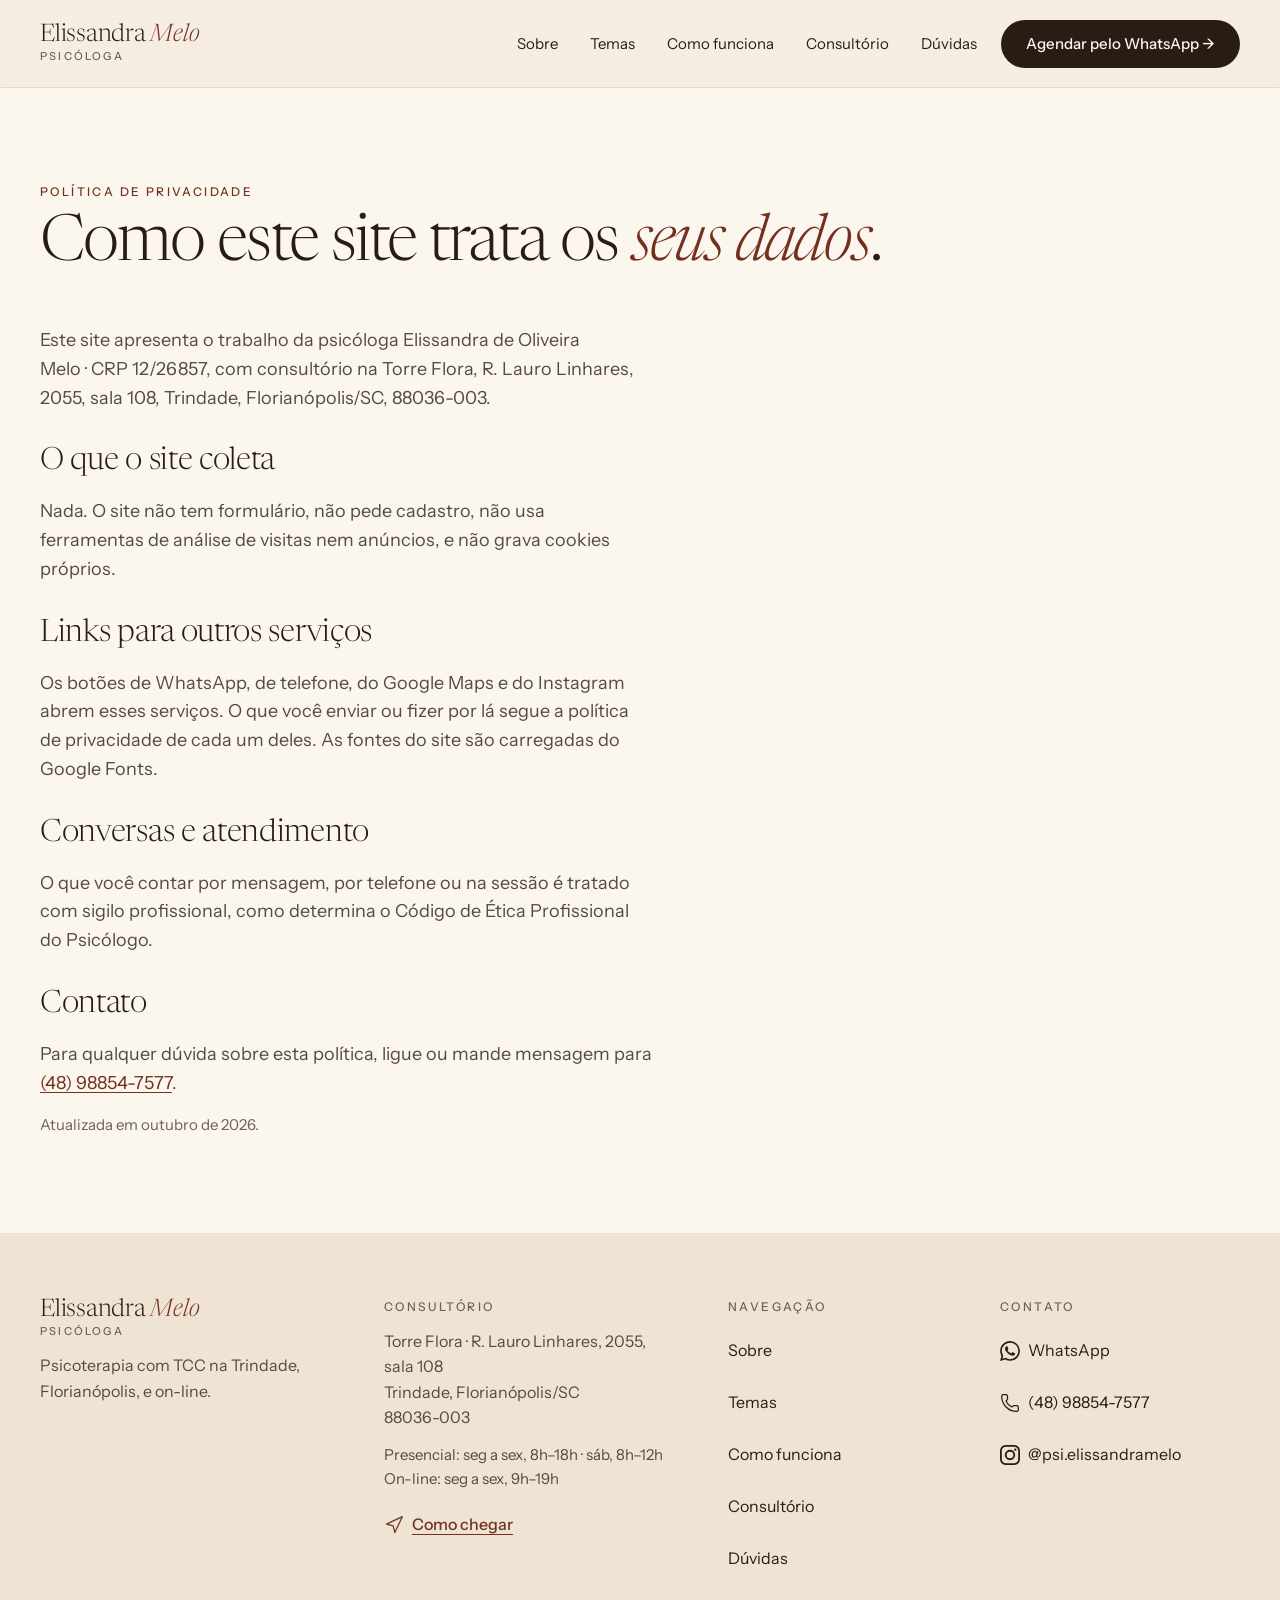
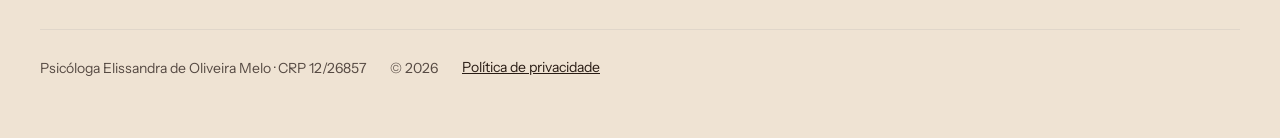
<file: politica-de-privacidade.html>
<!DOCTYPE html>
<html lang="pt-BR">
<head>
<meta charset="UTF-8">
<meta name="viewport" content="width=device-width, initial-scale=1">
<!-- PRÉ-VENDA: não remover até o Armin fechar a venda -->
<meta name="robots" content="noindex, nofollow">
<title>Política de privacidade | Elissandra de Oliveira Melo · CRP 12/26857</title>
<meta name="description" content="Política de privacidade do site da psicóloga Elissandra Melo (CRP 12/26857), em Florianópolis. O site não coleta dados pessoais.">
<meta property="og:title" content="Política de privacidade | Elissandra Melo · Psicóloga">
<meta property="og:description" content="O site da psicóloga Elissandra Melo não coleta dados pessoais.">
<meta property="og:type" content="website">
<meta property="og:locale" content="pt_BR">
<meta property="og:image" content="https://infomediamethods-sys.github.io/elissandra-melo-psicologa/assets/img/og-elissandra-v2.jpg">
<meta property="og:image:width" content="1200">
<meta property="og:image:height" content="630">
<meta property="og:image:alt" content="Elissandra Melo, psicóloga em Florianópolis, CRP 12/26857, com a pergunta: Qual destes pensamentos anda se repetindo na sua cabeça?">
<meta name="twitter:card" content="summary_large_image">
<meta name="twitter:image" content="https://infomediamethods-sys.github.io/elissandra-melo-psicologa/assets/img/og-elissandra-v2.jpg">
<meta name="theme-color" content="#FBF6EE">
<link rel="icon" href="data:image/svg+xml,%3Csvg xmlns='http://www.w3.org/2000/svg' viewBox='0 0 64 64'%3E%3Crect width='64' height='64' rx='14' fill='%23FBF6EE'/%3E%3Ctext x='32' y='42' text-anchor='middle' font-family='Georgia,serif' font-size='27' font-style='italic' fill='%2374301F'%3EEM%3C/text%3E%3C/svg%3E">
<link rel="preconnect" href="https://fonts.googleapis.com">
<link rel="preconnect" href="https://fonts.gstatic.com" crossorigin>
<link href="https://fonts.googleapis.com/css2?family=Newsreader:ital,opsz,wght@0,72,300;1,72,300;1,72,400&family=Instrument+Sans:wght@400;500&display=swap" rel="stylesheet">
<link rel="stylesheet" href="assets/css/base.css">
<link rel="stylesheet" href="assets/css/style.css">

</head>
<body>
<a class="pular-conteudo" href="#conteudo">Pular para o conteúdo</a>

<header class="cabecalho" data-header>
  <div class="container cabecalho__barra">
    <a class="marca" href="index.html#inicio" aria-label="Elissandra Melo, psicóloga: início">
      <span class="marca__nome">Elissandra <em>Melo</em></span>
      <span class="marca__rotulo">Psicóloga</span>
    </a>
    <nav class="cabecalho__nav" aria-label="Principal">
      <ul role="list">
        <li><a href="index.html#sobre">Sobre</a></li>
        <li><a href="index.html#temas">Temas</a></li>
        <li><a href="index.html#como-funciona">Como funciona</a></li>
        <li><a href="index.html#consultorio">Consultório</a></li>
        <li><a href="index.html#duvidas">Dúvidas</a></li>
      </ul>
    </nav>
    <a class="botao botao--principal cabecalho__cta" href="https://wa.me/5548988547577?text=Ol%C3%A1%2C%20Elissandra%21%20Vi%20seu%20site%20e%20gostaria%20de%20agendar%20uma%20sess%C3%A3o." target="_blank" rel="noopener"><span>Agendar<span class="cabecalho__cta-extra"> pelo WhatsApp</span> →</span></a>
    <button class="cabecalho__menu" type="button" data-abrir-menu aria-expanded="false" aria-controls="menu-celular" aria-label="Abrir menu"><svg aria-hidden="true" focusable="false" class="icone icone--menu" xmlns="http://www.w3.org/2000/svg" width="24" height="24" viewBox="0 0 24 24" fill="none" stroke="currentColor" stroke-width="1.5" stroke-linecap="round" stroke-linejoin="round" ><path d="M4 5h16" /><path d="M4 12h16" /><path d="M4 19h16" /></svg></button>
  </div>
</header>

<nav class="menu-celular" id="menu-celular" aria-hidden="true" aria-label="Menu">
  <div class="container menu-celular__topo">
    <span class="marca__nome" aria-hidden="true">Elissandra <em>Melo</em></span>
    <button class="menu-celular__fechar" type="button" data-fechar-menu aria-label="Fechar menu"><svg aria-hidden="true" focusable="false" class="icone icone--x" xmlns="http://www.w3.org/2000/svg" width="24" height="24" viewBox="0 0 24 24" fill="none" stroke="currentColor" stroke-width="1.5" stroke-linecap="round" stroke-linejoin="round" ><path d="M18 6 6 18" /><path d="m6 6 12 12" /></svg></button>
  </div>
  <div class="container menu-celular__corpo">
    <ul role="list" class="menu-celular__lista">
      <li><a href="index.html#sobre">Sobre</a></li>
      <li><a href="index.html#temas">Temas</a></li>
      <li><a href="index.html#como-funciona">Como funciona</a></li>
      <li><a href="index.html#consultorio">Consultório</a></li>
      <li><a href="index.html#duvidas">Dúvidas</a></li>
    </ul>
    <div class="menu-celular__pe">
      <a class="botao botao--principal" href="https://wa.me/5548988547577?text=Ol%C3%A1%2C%20Elissandra%21%20Vi%20seu%20site%20e%20gostaria%20de%20agendar%20uma%20sess%C3%A3o." target="_blank" rel="noopener"><span>Agendar pelo WhatsApp →</span></a>
      <a class="link" href="tel:+5548988547577"><svg aria-hidden="true" focusable="false" class="icone icone--linha icone--phone" xmlns="http://www.w3.org/2000/svg" width="20" height="20" viewBox="0 0 24 24" fill="none" stroke="currentColor" stroke-width="1.5" stroke-linecap="round" stroke-linejoin="round" ><path d="M13.832 16.568a1 1 0 0 0 1.213-.303l.355-.465A2 2 0 0 1 17 15h3a2 2 0 0 1 2 2v3a2 2 0 0 1-2 2A18 18 0 0 1 2 4a2 2 0 0 1 2-2h3a2 2 0 0 1 2 2v3a2 2 0 0 1-.8 1.6l-.468.351a1 1 0 0 0-.292 1.233 14 14 0 0 0 6.392 6.384" /></svg><span>Ligar (48) 98854-7577</span></a>
    </div>
  </div>
</nav>


<main id="conteudo">
  <section class="pagina" data-heroi>
    <div class="container">
      <p class="rotulo">Política de privacidade</p>
      <h1>Como este site trata os <em>seus dados</em>.</h1>
      <div class="pagina__texto">
        <p>Este site apresenta o trabalho da psicóloga Elissandra de Oliveira <span class="nowrap">Melo · CRP 12/26857</span>, com consultório na Torre Flora, R. Lauro Linhares, 2055, sala 108, Trindade, Florianópolis/SC, 88036-003.</p>
        <h2>O que o site coleta</h2>
        <p>Nada. O site não tem formulário, não pede cadastro, não usa ferramentas de análise de visitas nem anúncios, e não grava cookies próprios.</p>
        <h2>Links para outros serviços</h2>
        <p>Os botões de WhatsApp, de telefone, do Google Maps e do Instagram abrem esses serviços. O que você enviar ou fizer por lá segue a política de privacidade de cada um deles. As fontes do site são carregadas do Google Fonts.</p>
        <h2>Conversas e atendimento</h2>
        <p>O que você contar por mensagem, por telefone ou na sessão é tratado com sigilo profissional, como determina o Código de Ética Profissional do Psicólogo.</p>
        <h2>Contato</h2>
        <p>Para qualquer dúvida sobre esta política, ligue ou mande mensagem para <a href="tel:+5548988547577">(48) 98854-7577</a>.</p>
        <p class="pagina__data">Atualizada em outubro de 2026.</p>
      </div>
    </div>
  </section>
</main>

<footer class="rodape">
  <div class="container">
    <div class="rodape__grade">
      <div class="rodape__col rodape__col--marca">
        <a class="marca" href="index.html#inicio" aria-label="Elissandra Melo, psicóloga: início">
          <span class="marca__nome">Elissandra <em>Melo</em></span>
          <span class="marca__rotulo">Psicóloga</span>
        </a>
        <p>Psicoterapia com TCC na Trindade, Florianópolis, e <span class="nowrap">on-line</span>.</p>
      </div>
      <div class="rodape__col">
        <p class="rodape__rotulo">Consultório</p>
        <address>Torre Flora&nbsp;· R. Lauro Linhares, 2055, sala&nbsp;108<br>Trindade, Florianópolis/SC<br>88036-003</address>
        <p class="rodape__horario">Presencial: seg a sex, <span class="nowrap">8h–18h</span>&nbsp;· sáb, <span class="nowrap">8h–12h</span><br><span class="nowrap">On-line</span>: seg a sex, <span class="nowrap">9h–19h</span></p>
        <a class="link" href="https://www.google.com/maps/place/Elissandra+Melo+%7C+Psic%C3%B3loga+em+Florian%C3%B3polis+%7C+Psicoterapia+TCC/data=!4m7!3m6!1s0x952739e53cc61d37:0xc2a40a0360703825!8m2!3d-27.5962378!4d-48.5202077!16s%2Fg%2F11y57290hz!19sChIJNx3GPOU5J5URJThwYAMKpMI" target="_blank" rel="noopener"><svg aria-hidden="true" focusable="false" class="icone icone--linha icone--navigation" xmlns="http://www.w3.org/2000/svg" width="20" height="20" viewBox="0 0 24 24" fill="none" stroke="currentColor" stroke-width="1.5" stroke-linecap="round" stroke-linejoin="round" ><polygon points="3 11 22 2 13 21 11 13 3 11" /></svg><span>Como chegar</span></a>
      </div>
      <div class="rodape__col">
        <p class="rodape__rotulo">Navegação</p>
        <ul role="list" class="rodape__lista">
          <li><a href="index.html#sobre">Sobre</a></li>
          <li><a href="index.html#temas">Temas</a></li>
          <li><a href="index.html#como-funciona">Como funciona</a></li>
          <li><a href="index.html#consultorio">Consultório</a></li>
          <li><a href="index.html#duvidas">Dúvidas</a></li>
        </ul>
      </div>
      <div class="rodape__col">
        <p class="rodape__rotulo">Contato</p>
        <ul role="list" class="rodape__lista">
          <li><a href="https://wa.me/5548988547577?text=Ol%C3%A1%2C%20Elissandra%21%20Vi%20seu%20site%20e%20gostaria%20de%20agendar%20uma%20sess%C3%A3o." target="_blank" rel="noopener"><svg class="icone icone--linha icone--marca" width="20" height="20" fill="currentColor" aria-hidden="true" focusable="false" role="img" viewBox="0 0 24 24" xmlns="http://www.w3.org/2000/svg"><path d="M17.472 14.382c-.297-.149-1.758-.867-2.03-.967-.273-.099-.471-.148-.67.15-.197.297-.767.966-.94 1.164-.173.199-.347.223-.644.075-.297-.15-1.255-.463-2.39-1.475-.883-.788-1.48-1.761-1.653-2.059-.173-.297-.018-.458.13-.606.134-.133.298-.347.446-.52.149-.174.198-.298.298-.497.099-.198.05-.371-.025-.52-.075-.149-.669-1.612-.916-2.207-.242-.579-.487-.5-.669-.51-.173-.008-.371-.01-.57-.01-.198 0-.52.074-.792.372-.272.297-1.04 1.016-1.04 2.479 0 1.462 1.065 2.875 1.213 3.074.149.198 2.096 3.2 5.077 4.487.709.306 1.262.489 1.694.625.712.227 1.36.195 1.871.118.571-.085 1.758-.719 2.006-1.413.248-.694.248-1.289.173-1.413-.074-.124-.272-.198-.57-.347m-5.421 7.403h-.004a9.87 9.87 0 01-5.031-1.378l-.361-.214-3.741.982.998-3.648-.235-.374a9.86 9.86 0 01-1.51-5.26c.001-5.45 4.436-9.884 9.888-9.884 2.64 0 5.122 1.03 6.988 2.898a9.825 9.825 0 012.893 6.994c-.003 5.45-4.437 9.884-9.885 9.884m8.413-18.297A11.815 11.815 0 0012.05 0C5.495 0 .16 5.335.157 11.892c0 2.096.547 4.142 1.588 5.945L.057 24l6.305-1.654a11.882 11.882 0 005.683 1.448h.005c6.554 0 11.89-5.335 11.893-11.893a11.821 11.821 0 00-3.48-8.413Z"/></svg><span>WhatsApp</span></a></li>
          <li><a href="tel:+5548988547577"><svg aria-hidden="true" focusable="false" class="icone icone--linha icone--phone" xmlns="http://www.w3.org/2000/svg" width="20" height="20" viewBox="0 0 24 24" fill="none" stroke="currentColor" stroke-width="1.5" stroke-linecap="round" stroke-linejoin="round" ><path d="M13.832 16.568a1 1 0 0 0 1.213-.303l.355-.465A2 2 0 0 1 17 15h3a2 2 0 0 1 2 2v3a2 2 0 0 1-2 2A18 18 0 0 1 2 4a2 2 0 0 1 2-2h3a2 2 0 0 1 2 2v3a2 2 0 0 1-.8 1.6l-.468.351a1 1 0 0 0-.292 1.233 14 14 0 0 0 6.392 6.384" /></svg><span>(48) 98854-7577</span></a></li>
          <li><a href="https://www.instagram.com/psi.elissandramelo/" target="_blank" rel="noopener"><svg class="icone icone--linha icone--marca" width="20" height="20" fill="currentColor" aria-hidden="true" focusable="false" role="img" viewBox="0 0 24 24" xmlns="http://www.w3.org/2000/svg"><path d="M7.0301.084c-1.2768.0602-2.1487.264-2.911.5634-.7888.3075-1.4575.72-2.1228 1.3877-.6652.6677-1.075 1.3368-1.3802 2.127-.2954.7638-.4956 1.6365-.552 2.914-.0564 1.2775-.0689 1.6882-.0626 4.947.0062 3.2586.0206 3.6671.0825 4.9473.061 1.2765.264 2.1482.5635 2.9107.308.7889.72 1.4573 1.388 2.1228.6679.6655 1.3365 1.0743 2.1285 1.38.7632.295 1.6361.4961 2.9134.552 1.2773.056 1.6884.069 4.9462.0627 3.2578-.0062 3.668-.0207 4.9478-.0814 1.28-.0607 2.147-.2652 2.9098-.5633.7889-.3086 1.4578-.72 2.1228-1.3881.665-.6682 1.0745-1.3378 1.3795-2.1284.2957-.7632.4966-1.636.552-2.9124.056-1.2809.0692-1.6898.063-4.948-.0063-3.2583-.021-3.6668-.0817-4.9465-.0607-1.2797-.264-2.1487-.5633-2.9117-.3084-.7889-.72-1.4568-1.3876-2.1228C21.2982 1.33 20.628.9208 19.8378.6165 19.074.321 18.2017.1197 16.9244.0645 15.6471.0093 15.236-.005 11.977.0014 8.718.0076 8.31.0215 7.0301.0839m.1402 21.6932c-1.17-.0509-1.8053-.2453-2.2287-.408-.5606-.216-.96-.4771-1.3819-.895-.422-.4178-.6811-.8186-.9-1.378-.1644-.4234-.3624-1.058-.4171-2.228-.0595-1.2645-.072-1.6442-.079-4.848-.007-3.2037.0053-3.583.0607-4.848.05-1.169.2456-1.805.408-2.2282.216-.5613.4762-.96.895-1.3816.4188-.4217.8184-.6814 1.3783-.9003.423-.1651 1.0575-.3614 2.227-.4171 1.2655-.06 1.6447-.072 4.848-.079 3.2033-.007 3.5835.005 4.8495.0608 1.169.0508 1.8053.2445 2.228.408.5608.216.96.4754 1.3816.895.4217.4194.6816.8176.9005 1.3787.1653.4217.3617 1.056.4169 2.2263.0602 1.2655.0739 1.645.0796 4.848.0058 3.203-.0055 3.5834-.061 4.848-.051 1.17-.245 1.8055-.408 2.2294-.216.5604-.4763.96-.8954 1.3814-.419.4215-.8181.6811-1.3783.9-.4224.1649-1.0577.3617-2.2262.4174-1.2656.0595-1.6448.072-4.8493.079-3.2045.007-3.5825-.006-4.848-.0608M16.953 5.5864A1.44 1.44 0 1 0 18.39 4.144a1.44 1.44 0 0 0-1.437 1.4424M5.8385 12.012c.0067 3.4032 2.7706 6.1557 6.173 6.1493 3.4026-.0065 6.157-2.7701 6.1506-6.1733-.0065-3.4032-2.771-6.1565-6.174-6.1498-3.403.0067-6.156 2.771-6.1496 6.1738M8 12.0077a4 4 0 1 1 4.008 3.9921A3.9996 3.9996 0 0 1 8 12.0077"/></svg><span>@psi.elissandramelo</span></a></li>
        </ul>
      </div>
    </div>
    <div class="rodape__legal">
      <p>Psicóloga Elissandra de Oliveira <span class="nowrap">Melo · CRP 12/26857</span></p>
      <p>© 2026</p>
      <a href="politica-de-privacidade.html">Política de privacidade</a>
    </div>
  </div>
</footer>

<a class="whatsapp-fixo" href="https://wa.me/5548988547577?text=Ol%C3%A1%2C%20Elissandra%21%20Vi%20seu%20site%20e%20gostaria%20de%20agendar%20uma%20sess%C3%A3o." target="_blank" rel="noopener" aria-label="Agendar pelo WhatsApp"><svg class="icone icone--marca" width="24" height="24" fill="currentColor" aria-hidden="true" focusable="false" role="img" viewBox="0 0 24 24" xmlns="http://www.w3.org/2000/svg"><path d="M17.472 14.382c-.297-.149-1.758-.867-2.03-.967-.273-.099-.471-.148-.67.15-.197.297-.767.966-.94 1.164-.173.199-.347.223-.644.075-.297-.15-1.255-.463-2.39-1.475-.883-.788-1.48-1.761-1.653-2.059-.173-.297-.018-.458.13-.606.134-.133.298-.347.446-.52.149-.174.198-.298.298-.497.099-.198.05-.371-.025-.52-.075-.149-.669-1.612-.916-2.207-.242-.579-.487-.5-.669-.51-.173-.008-.371-.01-.57-.01-.198 0-.52.074-.792.372-.272.297-1.04 1.016-1.04 2.479 0 1.462 1.065 2.875 1.213 3.074.149.198 2.096 3.2 5.077 4.487.709.306 1.262.489 1.694.625.712.227 1.36.195 1.871.118.571-.085 1.758-.719 2.006-1.413.248-.694.248-1.289.173-1.413-.074-.124-.272-.198-.57-.347m-5.421 7.403h-.004a9.87 9.87 0 01-5.031-1.378l-.361-.214-3.741.982.998-3.648-.235-.374a9.86 9.86 0 01-1.51-5.26c.001-5.45 4.436-9.884 9.888-9.884 2.64 0 5.122 1.03 6.988 2.898a9.825 9.825 0 012.893 6.994c-.003 5.45-4.437 9.884-9.885 9.884m8.413-18.297A11.815 11.815 0 0012.05 0C5.495 0 .16 5.335.157 11.892c0 2.096.547 4.142 1.588 5.945L.057 24l6.305-1.654a11.882 11.882 0 005.683 1.448h.005c6.554 0 11.89-5.335 11.893-11.893a11.821 11.821 0 00-3.48-8.413Z"/></svg></a>
<script src="assets/js/lenis.min.js" defer></script>
<script src="assets/js/main.js" defer></script>
<script src="assets/js/movimento.js" defer></script>

</body>
</html>
</file>
<file: assets/css/base.css>
/* base.css — regras fixas da agência. NÃO EDITAR por projeto.
   Tokens de cor, fonte, raio e sombra do cliente ficam em style.css.
   Escala e regras descritas em specs/design.md §0. */

:root {
  /* Espaçamento: escala fechada. Nenhum margin/padding/gap fora daqui. */
  --space-1: 0.25rem;  /*   4px */
  --space-2: 0.5rem;   /*   8px */
  --space-3: 0.75rem;  /*  12px */
  --space-4: 1rem;     /*  16px */
  --space-5: 1.5rem;   /*  24px */
  --space-6: 2rem;     /*  32px */
  --space-7: 3rem;     /*  48px */
  --space-8: 4rem;     /*  64px */
  --space-9: 6rem;     /*  96px */
  --space-10: 8rem;    /* 128px */

  --section-y: var(--space-8);          /* celular e tablet: 64px */
  --gutter: var(--space-5);             /* 24px */
  --container: 1200px;
  --container-narrow: 760px;

  /* Ícones: só estes dois tamanhos (+ círculo de card) */
  --icone-linha: 20px;
  --icone-card: 24px;
  --icone-circulo: 48px;

  --toque-min: 44px;
  --header-h: 72px;

  --ease-out: cubic-bezier(0.22, 1, 0.36, 1);
  --dur-fast: 0.14s;
  --dur-base: 0.24s;
  --dur-slow: 0.42s;
}
@media (min-width: 900px) {
  :root { --section-y: var(--space-9); --gutter: var(--space-6); }  /* 96px / 32px */
}
@media (max-width: 399px) {
  :root { --gutter: 1.25rem; }  /* 20px: única exceção à escala, só na borda da tela */
}

/* Reset enxuto */
*, *::before, *::after { box-sizing: border-box; }
html { -webkit-text-size-adjust: 100%; overflow-x: clip; scroll-behavior: smooth; }
body { margin: 0; overflow-x: clip; min-height: 100vh; text-rendering: optimizeLegibility; -webkit-font-smoothing: antialiased; }
h1, h2, h3, h4, p, figure, blockquote, ul, ol, dl { margin: 0; }
ul[role="list"], ol[role="list"] { list-style: none; padding: 0; }
img, picture, svg, video { display: block; max-width: 100%; }
img { height: auto; }
input, button, textarea, select { font: inherit; color: inherit; }
button { cursor: pointer; }
a { color: inherit; }
[hidden] { display: none !important; }
:target, [id] { scroll-margin-top: calc(var(--header-h) + var(--space-4)); }

/* Estrutura */
.container { width: min(100% - 2 * var(--gutter), var(--container)); margin-inline: auto; }
.container--estreito { width: min(100% - 2 * var(--gutter), var(--container-narrow)); margin-inline: auto; }
.secao { padding-block: var(--section-y); }

/* Imagens: sempre cobrem o espaço reservado, sem distorcer */
.midia { position: relative; overflow: hidden; }
.midia > img, .midia > picture, .midia > picture > img { width: 100%; height: 100%; object-fit: cover; }
.proporcao-heroi   { aspect-ratio: 4 / 5; }
.proporcao-card    { aspect-ratio: 4 / 3; }
.proporcao-retrato { aspect-ratio: 4 / 5; }
.proporcao-avatar  { aspect-ratio: 1 / 1; border-radius: 50%; }
@media (min-width: 900px) { .proporcao-heroi { aspect-ratio: 3 / 2; } }

/* Ícones (gerados por ~/agencia/scripts/icone.mjs) */
.icone { width: var(--icone-card); height: var(--icone-card); flex-shrink: 0; }
.icone--linha, .botao .icone, p .icone, li .icone { width: var(--icone-linha); height: var(--icone-linha); }
.icone-circulo {
  display: inline-grid; place-items: center;
  width: var(--icone-circulo); height: var(--icone-circulo); border-radius: 50%;
}

/* Acessibilidade */
.pular-conteudo {
  position: absolute; left: var(--space-4); top: calc(-1 * var(--space-9)); z-index: 1000;
  padding: var(--space-3) var(--space-4); background: #fff; color: #000; border-radius: var(--space-2);
}
.pular-conteudo:focus { top: var(--space-3); }
:focus-visible { outline: 3px solid var(--focus-ring, currentColor); outline-offset: 2px; }
.sr-only {
  position: absolute !important; width: 1px; height: 1px; padding: 0; margin: -1px;
  overflow: hidden; clip: rect(0 0 0 0); white-space: nowrap; border: 0;
}
a, button, [role="button"], input, select, textarea, summary { min-height: var(--toque-min); }
p a, li a { min-height: 0; }

/* Menu de celular: fechado = fora da tela E fora do teclado (lição: menu fechado recebia foco) */
.menu-celular { visibility: hidden; pointer-events: none; }
.menu-celular[data-aberto="true"] { visibility: visible; pointer-events: auto; }
body[data-menu="true"] { overflow: hidden; }

/* Entrada de seção (main.js adiciona .visivel). Sem JS, tudo aparece. */
.js .revelar { opacity: 0; transform: translateY(16px); transition: opacity var(--dur-slow) var(--ease-out), transform var(--dur-slow) var(--ease-out); }
.js .revelar.visivel { opacity: 1; transform: none; }

/* Botão fixo de WhatsApp no celular: aparece em TODAS as páginas depois de rolar (lição: só funcionava na home) */
.whatsapp-fixo {
  position: fixed; left: var(--gutter); right: var(--gutter); bottom: var(--space-4); z-index: 90;
  display: flex; align-items: center; justify-content: center; gap: var(--space-2);
  min-height: 56px; border-radius: 999px; text-decoration: none;
  transform: translateY(calc(100% + var(--space-6))); transition: transform var(--dur-base) var(--ease-out);
}
.whatsapp-fixo[data-visivel="true"] { transform: none; }
@media (min-width: 900px) { .whatsapp-fixo { display: none; } }
/* Reserva o espaço do botão fixo no fim da página, senão ele cobre o último conteúdo (lição: Loredana) */
@media (max-width: 899px) { body:has(.whatsapp-fixo) { padding-bottom: calc(56px + var(--space-6)); } }

/* Caixa de foto real que falta (specs/design.md §0). Nunca pode sobrar sem registro em revisao/pendencias.md. */
.foto-pendente {
  display: grid; place-content: center; gap: var(--space-3);
  width: 100%; max-width: 100%; height: 100%; padding: var(--space-6); text-align: center;
  background: #f4f2f0; border: 2px dashed #b9b2aa; border-radius: inherit; color: #625c55;
}
.foto-pendente .icone { margin-inline: auto; opacity: .55; }
.foto-pendente__titulo { font-weight: 600; line-height: 1.45; color: #231f20; max-width: 34ch; margin-inline: auto; overflow-wrap: anywhere; }
.foto-pendente__meta { font-size: 0.875rem; }

/* Lenis (rolagem suave): o próprio Lenis põe html.lenis; com ele ativo, o scroll-behavior do CSS sai do caminho */
html.lenis, html.lenis body { height: auto; }
.lenis.lenis-smooth { scroll-behavior: auto !important; }
.lenis.lenis-smooth [data-lenis-prevent] { overscroll-behavior: contain; }
.lenis.lenis-stopped { overflow: clip; }
.lenis.lenis-smooth iframe { pointer-events: none; }

/* Movimento reduzido: desliga tudo */
@media (prefers-reduced-motion: reduce) {
  html { scroll-behavior: auto; }
  *, *::before, *::after { animation: none !important; transition: none !important; }
  .js .revelar { opacity: 1; transform: none; }
}
</file>
<file: assets/css/style.css>
/* style.css — tokens e componentes do site da Elissandra Melo, a partir de specs/design.md §1–§11.
   Espaçamento SEMPRE com var(--space-N) de base.css. Mobile-first: as media queries de cada componente
   ficam DEPOIS das regras base dele, no bloco do próprio componente. */

:root {
  --creme: #FBF6EE;       --surface-1: var(--creme);
  --tom-1: #F6EDE2;       --surface-2: var(--tom-1);
  --tom-2: #EFE3D3;       --surface-3: var(--tom-2);
  --branco: #FFFFFF;
  --fio: #E0D6CA;
  --espresso: #291C14;    --brand: var(--espresso);
  --espresso-hover: #1F150F;
  --texto: #564A43;
  --texto-suave: #6E6159;
  --terracota: #74301F;   --accent: var(--terracota);
  --salvia: #738E78;
  --salvia-texto: #4F6A55;
  --ocre: #C68B39;
  --coral: #AB5637;
  --creme-suave: #D9CCBD;

  --font-display: "Newsreader", Georgia, "Times New Roman", serif;
  --font-texto: "Instrument Sans", system-ui, -apple-system, "Segoe UI", sans-serif;

  --raio-pilula: 999px;
  --raio-m: 18px;
  --raio-g: 28px;
  --sombra-foto: 0 30px 80px -20px rgba(41, 28, 20, .2);
  --sombra-fixo: 0 12px 28px -8px rgba(41, 28, 20, .45);
  --focus-ring: var(--terracota);

  --cabecalho-alto: 72px;
  --cabecalho-baixo: 64px;
  --texto-max: 36em;
  --passo-num-col: 56px;  /* coluna do numeral dos passos no celular */
  --fixo-tam: 60px;       /* botão fixo redondo (§6) */
}
@media (min-width: 900px) {
  :root { --cabecalho-alto: 88px; }
}

/* ---------- Base tipográfica ---------- */
body {
  background: var(--creme);
  color: var(--texto);
  font-family: var(--font-texto);
  font-size: 1.125rem;
  line-height: 1.6;
}
h1, h2, h3 {
  font-family: var(--font-display);
  font-weight: 300;
  font-variation-settings: "opsz" 72;
  color: var(--espresso);
}
h1, h2, h3 { text-wrap: balance; }
h2 {
  font-size: clamp(2.25rem, 5vw, 4.5rem);
  line-height: 1.02;
  letter-spacing: -0.03em;
}
h3 {
  font-size: clamp(1.375rem, 2.4vw, 2.1875rem);
  line-height: 1.25;
}
h1 em, h2 em, h3 em {
  font-style: italic;
  color: var(--terracota);
  white-space: nowrap;
}
strong { font-weight: 500; color: var(--espresso); }
.nowrap { white-space: nowrap; }
p a, .confianca__fecho a { color: var(--terracota); text-underline-offset: 3px; }

.rotulo {
  font-size: 0.75rem;
  font-weight: 500;
  letter-spacing: 0.2em;
  text-transform: uppercase;
  color: var(--terracota);
  line-height: 1.4;
}
.rotulo + h2, .rotulo + h1 { margin-block-start: var(--space-3); }

.texto-corrido { display: grid; gap: var(--space-4); max-width: var(--texto-max); }

.identificacao {
  font-size: 0.9375rem;
  color: var(--texto);
}

/* ícones em linha fora de p/li/.botao (lição Yda) */
.link .icone, address .icone, summary .icone, .anotacao .icone, .banner__info .icone, .icone--linha {
  width: var(--icone-linha); height: var(--icone-linha);
}
.icone-circulo { background: var(--tom-1); color: var(--salvia-texto); }
.icone-circulo .icone { width: var(--icone-card); height: var(--icone-card); }

/* ---------- Botões e links ---------- */
.botao {
  display: inline-flex; align-items: center; justify-content: center; gap: var(--space-2);
  min-height: 48px;
  padding: var(--space-3) var(--space-5);
  border-radius: var(--raio-pilula);
  border: 1px solid transparent;
  font-family: var(--font-texto);
  font-size: 0.9375rem;
  font-weight: 500;
  line-height: 1.3;
  text-decoration: none;
  white-space: nowrap;
  transition: background-color .15s ease, border-color .15s ease, color .15s ease;
}
.botao--principal { background: var(--espresso); color: var(--creme); }
.botao--principal:hover { background: var(--espresso-hover); }
.botao--contorno { border-color: var(--fio); color: var(--espresso); background: transparent; }
.botao--contorno:hover { border-color: var(--espresso); }
.botao--contorno-claro { border-color: rgba(251, 246, 238, .3); color: var(--creme); background: transparent; }
.botao--contorno-claro:hover { background: var(--creme); color: var(--espresso); border-color: var(--creme); }
.botao--creme { background: var(--creme); color: var(--espresso); }
.botao--creme:hover { background: var(--branco); }
@media (max-width: 399px) {
  .botao { white-space: normal; text-align: center; }
}

.link {
  display: inline-flex; align-items: center; gap: var(--space-2);
  min-height: var(--toque-min);
  color: var(--terracota);
  font-weight: 500;
  font-size: 1rem;
  text-decoration: underline;
  text-decoration-thickness: 1px;
  text-underline-offset: 4px;
}
.link .icone { text-decoration: none; }
p .link, li .link { min-height: var(--toque-min); }

.acoes { display: flex; flex-wrap: wrap; align-items: center; gap: var(--space-3) var(--space-5); }

/* Chips */
.chips { display: flex; flex-wrap: wrap; gap: var(--space-2); }
.chip {
  display: inline-block;
  padding: var(--space-1) var(--space-3);
  border: 1px solid var(--fio);
  border-radius: var(--raio-pilula);
  font-size: 0.75rem;
  letter-spacing: 0.04em;
  line-height: 1.5;
  color: var(--texto);
  transition: background-color .15s ease, color .15s ease, border-color .15s ease;
}
@media (hover: hover) {
  .chip:hover { background: var(--espresso); border-color: var(--espresso); color: var(--creme); }
}

/* ---------- Cabeçalho ---------- */
.cabecalho {
  position: fixed; inset: 0 0 auto 0; z-index: 100;
  height: var(--cabecalho-alto);
  display: flex; align-items: center;
  transition: transform .3s ease;
}
/* Navbar com cor própria desde o topo (13/10/2026, pedido do Armin: "leve, sutil, da paleta"):
   --tom-1 (#F6EDE2) translúcido + fio de 1px embaixo. Antes ficava transparente até rolar. */
.cabecalho::before {
  content: ""; position: absolute; inset: 0; z-index: -1;
  background: rgba(246, 237, 226, .9);
  border-bottom: 1px solid rgba(224, 214, 202, .8);
  -webkit-backdrop-filter: blur(16px) saturate(1.2);
  backdrop-filter: blur(16px) saturate(1.2);
  opacity: 1;
  transition: opacity .3s ease;
}
/* Encolher só com transform: a caixa mantém a altura alta, sobe (alto − baixo) e a barra desce metade disso,
   ficando centrada na faixa visível de 64px. offsetHeight (main.js) não muda. */
.cabecalho[data-rolado] { transform: translateY(calc(var(--cabecalho-baixo) - var(--cabecalho-alto))); }
.cabecalho__barra { transition: transform .3s ease; }
.cabecalho[data-rolado] .cabecalho__barra { transform: translateY(calc((var(--cabecalho-alto) - var(--cabecalho-baixo)) / 2)); }
.cabecalho[data-rolado]::before { opacity: 1; }
.cabecalho__barra { display: flex; align-items: center; justify-content: space-between; gap: var(--space-5); }

.marca {
  display: inline-flex; flex-direction: column; justify-content: center;
  flex-shrink: 0;
  text-decoration: none; color: var(--espresso);
  min-height: var(--toque-min);
}
.marca__nome {
  font-family: var(--font-display);
  font-weight: 300;
  font-variation-settings: "opsz" 72;
  font-size: 1.5rem;
  line-height: 1.05;
  letter-spacing: -0.01em;
  color: var(--espresso);
  white-space: nowrap;
}
.marca__nome em { font-style: italic; color: var(--terracota); }
.marca__rotulo {
  font-size: 0.6875rem; font-weight: 500;
  letter-spacing: 0.2em; text-transform: uppercase;
  color: var(--texto-suave);
}

.cabecalho__nav, .cabecalho__cta { display: none; }
.cabecalho__menu {
  flex-shrink: 0;
  display: inline-grid; place-items: center;
  width: 48px; height: 48px;
  border: 1px solid var(--fio); border-radius: var(--raio-pilula);
  background: transparent; color: var(--espresso);
}
.cabecalho__menu .icone { transition: transform .35s cubic-bezier(0.34, 1.56, 0.64, 1); }
.cabecalho__menu:hover .icone, .cabecalho__menu[aria-expanded="true"] .icone { transform: rotate(90deg); }

@media (min-width: 900px) {
  .cabecalho__menu { display: none; }
  .cabecalho__nav { display: block; margin-inline-start: auto; }
  .cabecalho__nav ul { display: flex; gap: var(--space-4); }
  .cabecalho__nav a {
    display: inline-flex; align-items: center;
    min-height: var(--toque-min);
    font-size: 0.875rem; color: var(--espresso);
    text-decoration: none; white-space: nowrap;
    background-image: linear-gradient(currentColor, currentColor);
    background-size: 0 1px; background-repeat: no-repeat; background-position: 0 calc(100% - 10px);
    transition: none;
  }
  .cabecalho__nav a:hover { background-size: 100% 1px; }
  .cabecalho__cta { display: inline-flex; flex-shrink: 0; }
  .cabecalho__cta-extra { display: none; }
}
@media (min-width: 1200px) {
  .cabecalho__nav ul { gap: var(--space-6); }
  .cabecalho__nav a { font-size: 0.9375rem; }
  .cabecalho__cta-extra { display: inline; }
}

/* ---------- Menu do celular ---------- */
.menu-celular {
  position: fixed; inset: 0; z-index: 200;
  background: var(--creme);
  display: flex; flex-direction: column;
  opacity: 0;
  transition: opacity .25s ease, visibility 0s linear .25s;
  overflow-y: auto;
}
.menu-celular[data-aberto="true"] { opacity: 1; transition: opacity .25s ease, visibility 0s; }
.menu-celular__topo {
  display: flex; align-items: center; justify-content: space-between;
  min-height: var(--cabecalho-alto);
}
.menu-celular__fechar {
  display: inline-grid; place-items: center;
  width: 48px; height: 48px;
  border: 1px solid var(--fio); border-radius: var(--raio-pilula);
  background: transparent; color: var(--espresso);
}
.menu-celular__fechar .icone { transform: rotate(-90deg); transition: transform .35s cubic-bezier(0.34, 1.56, 0.64, 1); }
.menu-celular[data-aberto="true"] .menu-celular__fechar .icone { transform: none; }
.menu-celular__corpo { display: grid; gap: var(--space-7); padding-block: var(--space-5) var(--space-8); }
.menu-celular__lista { display: grid; gap: var(--space-2); border-top: 1px solid var(--fio); }
.menu-celular__lista li { border-bottom: 1px solid var(--fio); }
.menu-celular__lista a {
  display: flex; align-items: center;
  min-height: 56px;
  font-family: var(--font-display); font-weight: 300; font-size: 1.25rem;
  color: var(--espresso); text-decoration: none;
}
.menu-celular__pe { display: grid; justify-items: start; gap: var(--space-3); }
@media (min-width: 900px) { .menu-celular { display: none; } }

/* ---------- Botão fixo (celular) ---------- */
.whatsapp-fixo {
  left: auto; right: var(--gutter);
  width: var(--fixo-tam); height: var(--fixo-tam); min-height: var(--fixo-tam);
  padding: 0;
  background: var(--terracota); color: var(--creme);
  box-shadow: var(--sombra-fixo);
  font-size: 1rem;
}
.whatsapp-fixo .icone { width: var(--icone-card); height: var(--icone-card); }
.whatsapp-fixo:focus-visible { outline-color: var(--espresso); outline-offset: 3px; }
/* reserva do botão fixo vai no rodapé (fundo próprio), não no body (lição Yda) */
@media (max-width: 899px) {
  body:has(.whatsapp-fixo) { padding-bottom: 0; }
}

/* ---------- Mídia ---------- */
.midia picture { display: block; height: 100%; }
.midia { border-radius: var(--raio-m); }

/* ---------- Cabeça de seção ---------- */
.cabeca { display: grid; gap: var(--space-4); margin-block-end: var(--space-6); }
.cabeca__titulo { display: grid; }
.cabeca__apoio { max-width: var(--texto-max); }
.cabeca--centro { justify-items: center; text-align: center; }
@media (min-width: 900px) {
  .cabeca { margin-block-end: var(--space-7); }
  .cabeca--dupla, .cabeca--abordagem, .cabeca--temas, .cabeca--tripla { column-gap: var(--space-6); align-items: end; }
  .cabeca--dupla { grid-template-columns: repeat(2, minmax(0, 1fr)); }
  .cabeca--abordagem { grid-template-columns: minmax(0, 5fr) minmax(0, 7fr); column-gap: var(--space-8); }
  .cabeca--temas { grid-template-columns: repeat(2, minmax(0, 1fr)); column-gap: 0; }
  .cabeca--temas .cabeca__apoio { padding-inline-start: var(--space-5); }
  .cabeca--tripla { grid-template-columns: repeat(3, minmax(0, 1fr)); column-gap: var(--space-5); }
  .consultorio .cabeca--dupla { column-gap: var(--space-5); }
  .cabeca--tripla .cabeca__titulo { grid-column: span 2; }
  .cabeca--dupla .cabeca__apoio, .cabeca--abordagem .cabeca__apoio, .cabeca--tripla .cabeca__apoio,
  .cabeca--temas .cabeca__apoio { padding-block-end: var(--space-2); }
}
@media (min-width: 1200px) {
  .cabeca--temas { grid-template-columns: repeat(4, minmax(0, 1fr)); }
  .cabeca--temas .cabeca__titulo, .cabeca--temas .cabeca__apoio { grid-column: span 2; }
}

/* ---------- Tablet: tudo num eixo de 560px (lição Loredana/Augusto) ---------- */
@media (min-width: 600px) and (max-width: 899px) {
  .container { width: min(100% - 2 * var(--gutter), 560px); }
}

/* ---------- 1. Herói ---------- */
.heroi {
  padding-block: calc(var(--cabecalho-alto) + var(--space-5)) var(--space-7);
}
/* Ritmo do herói (13/10/2026): o espaço cresce com a separação de ideia.
   2ª volta (mais ar, pedido do Armin): tudo subiu um degrau da escala.
   Celular: rótulo→título 32 · título→frases 32 · entre frases 16 · frases→anotação 24 · anotação→botões 48 ·
   texto→foto 64 · foto→CRP 24. Computador: rótulo→título 64 · título→frases 48 · entre frases 16 ·
   anotação→apoio 48 · apoio→botões 48 · foto→CRP 24. */
.heroi__grade { display: grid; gap: var(--space-8); margin-block-start: var(--space-6); }
.heroi__texto { display: grid; justify-items: start; gap: 0; }
.heroi__lado { display: grid; gap: var(--space-5); }
.heroi__rotulo {
  display: flex; align-items: baseline; gap: var(--space-3);
  font-family: var(--font-texto); font-variation-settings: normal;
  font-size: 0.8125rem; font-weight: 500;
  letter-spacing: 0.18em; text-transform: uppercase;
  line-height: 1.5;
  color: var(--terracota);
}
.ponto-pulso {
  flex-shrink: 0;
  width: 6px; height: 6px; border-radius: 50%;
  background: var(--coral);
  transform: translateY(-2px);
  animation: pulso 2.4s ease-in-out infinite;
}
@keyframes pulso {
  0%, 100% { transform: translateY(-2px) scale(1); opacity: 1; }
  50% { transform: translateY(-2px) scale(1.8); opacity: .45; }
}
/* Herói: pergunta geral + 4 frases que levam ao mural (revisão do Armin, 13/10/2026) */
.heroi__titulo {
  font-family: var(--font-display); font-weight: 300; font-style: italic;
  font-variation-settings: "opsz" 72;
  font-size: clamp(2rem, 4.2vw, 3.75rem);
  line-height: 1.05;
  letter-spacing: -0.03em;
  color: var(--terracota);
  text-wrap: balance;
}
.heroi__frases[role="list"] { display: flex; flex-wrap: wrap; gap: var(--space-4); padding: 0; margin-block-start: var(--space-6); }
.heroi .anotacao { margin-block-start: var(--space-5); }
.heroi__opcao {
  min-height: 44px;
  padding: var(--space-2) var(--space-4);
  border: 1px solid var(--fio);
  border-radius: var(--raio-m);
  background: var(--creme);
  text-align: left;
  font-family: var(--font-display); font-style: italic; font-weight: 400;
  font-size: 1rem; line-height: 1.3;
  color: var(--espresso);
  transition: background-color .2s ease, border-color .2s ease;
}
.heroi__opcao:hover { border-color: var(--texto-suave); background: var(--tom-1); }
/* Celular/tablet: com as 4 frases, o apoio (já dito no rótulo e nos selos) sai para o botão e o CRP caberem na 1ª tela */
@media (max-width: 899px) {
  .heroi__opcao { font-size: 0.9375rem; }
  .heroi__apoio { display: none; }
  /* rótulo menor no celular (pedido do Armin, 13/10): mesmo tamanho dos selos */
  /* 2ª redução (19/10): 10px e tracking 0.08em, pedido do Armin ("diminuir bem") */
  .heroi__rotulo { font-size: 0.625rem; letter-spacing: 0.08em; gap: var(--space-2); }
}
.anotacao {
  display: inline-flex; align-items: flex-start; gap: var(--space-2);
  font-family: var(--font-display); font-style: italic; font-size: 1.125rem; line-height: 1.35;
  color: var(--texto);
}
.anotacao span { text-wrap: pretty; }
.anotacao .icone { color: var(--terracota); margin-block-start: var(--space-1); }
.heroi__apoio { max-width: 30em; margin-block-start: var(--space-7); }
.heroi .acoes { margin-block-start: var(--space-7); row-gap: var(--space-5); }
.heroi__midia {
  aspect-ratio: auto; width: 100%;
  height: clamp(200px, 30svh, 260px);
}
.heroi__midia img { object-position: 50% 55%; }
/* [role=list] porque o ul[role=list]{padding:0} do base.css vencia a classe */
.selos[role="list"] { padding-block: var(--space-4); }
.selos {
  display: grid; grid-template-columns: repeat(2, minmax(0, 1fr));
  gap: var(--space-3) var(--space-4);
  margin-block-start: var(--space-7);
  padding-block: var(--space-4);
  border-block: 1px solid var(--fio);
  font-size: 0.6875rem; font-weight: 500;
  letter-spacing: 0.12em; text-transform: uppercase; line-height: 1.5;
  color: var(--texto);
}
/* Celular/tablet (19/10/2026, pedido do Armin): a imagem entra logo abaixo da headline.
   Texto e lado "se abrem" na grade (display: contents) e a ordem vira: título → foto → frases → anotação →
   botões → linha do CRP. Ritmo: título→foto 32 · foto→frases 32 · entre frases 16 · frases→anotação 24 ·
   anotação→botões 48 · botões→CRP 32. */
@media (max-width: 899px) {
  .heroi__grade { gap: 0; justify-items: start; }
  .heroi__texto, .heroi__lado { display: contents; }
  .heroi__titulo { order: 0; }
  .heroi__midia { order: 1; margin-block-start: var(--space-6); }
  .heroi__frases[role="list"], .heroi .anotacao, .heroi__apoio, .heroi .acoes { order: 2; }
}
@media (min-width: 900px) {
  .heroi { padding-block: var(--space-10) var(--space-8); }
  .heroi__grade {
    grid-template-columns: minmax(0, 6fr) minmax(0, 5fr);
    gap: var(--space-8);
    align-items: center;
  }
  .heroi__rotulo { font-size: 0.875rem; }
  .heroi__grade { margin-block-start: var(--space-8); }
  .heroi__frases[role="list"] { margin-block-start: var(--space-7); }
  .heroi__midia {
    height: auto;
    aspect-ratio: 1110 / 1200;
    max-width: 740px;
  }
  .heroi__midia img { object-position: 60% 50%; }
  .selos[role="list"] { padding-block: var(--space-5); }
  .selos {
    display: flex; justify-content: space-between; flex-wrap: wrap;
    margin-block-start: var(--space-8);
    padding-block: var(--space-5);
  }
}

/* ---------- 2. Faixa de frase ---------- */
.faixa-frase { background: var(--tom-1); padding-block: var(--space-9) var(--space-8); }
.faixa-frase__texto {
  display: grid; justify-items: center; gap: var(--space-1);
  text-align: center;
  font-style: italic;
  font-size: clamp(1.5rem, 2.6vw, 2.35rem);
  line-height: 1.35;
  letter-spacing: 0;
}
.faixa-frase .linha { display: block; }
.linha--1 { color: var(--espresso); }
.linha--2 { color: var(--terracota); }
.linha--3 { color: var(--salvia); }
@media (min-width: 900px) {
  .faixa-frase { padding-block: var(--space-10) var(--space-8); }
}

/* ---------- 3. Sobre ---------- */
/* Sem a faixa de frase (removida 13/10/2026), o Sobre volta ao respiro padrão de seção (--section-y) no topo */
.sobre { background: var(--tom-1); }
.sobre__grade { display: grid; gap: var(--space-7); }
.sobre__texto { display: grid; justify-items: start; gap: var(--space-5); }
.sobre__midia {
  width: 100%; max-width: 534px;
  aspect-ratio: 4 / 5;
  box-shadow: var(--sombra-foto);
  margin-inline: 0;
}
.sobre__midia img { object-position: 50% 30%; }
/* Celular/tablet (13/10/2026, pedido do Armin): a foto entra logo abaixo do título.
   O bloco de texto "se abre" na grade (display: contents) para a foto ficar entre o título e o texto.
   Ritmo: rótulo+título → foto 32 · foto → texto 32 · entre parágrafos/identificação/link 24 (o mesmo de antes). */
@media (max-width: 899px) {
  .sobre__grade { gap: var(--space-5); justify-items: start; }
  .sobre__texto { display: contents; }
  .sobre__texto > * { order: 2; }
  .sobre__texto > .cabeca__titulo { order: 0; }
  .sobre__midia { order: 1; margin-block: var(--space-2); }
}
@media (min-width: 900px) {
  .sobre__grade {
    grid-template-columns: minmax(0, 1fr) minmax(0, 1fr);
    gap: var(--space-7);
    align-items: center;
  }
}
@media (min-width: 1200px) {
  .sobre__grade { grid-template-columns: minmax(0, 7fr) minmax(0, 534px); gap: var(--space-8); }
}

/* ---------- 4. Temas: cartões separados e arredondados (13/10/2026, pedido do Armin: "como no resto do site";
   antes era grade de fios colados). Raio, fundo e fio iguais aos cartões/frases do site. ---------- */
.grade-fios {
  display: grid; grid-template-columns: minmax(0, 1fr);
  gap: var(--space-4);
}
.celula {
  position: relative;
  display: grid; align-content: start; gap: var(--space-2);
  padding: var(--space-6) var(--space-5);
  background: var(--branco);
  border: 1px solid var(--fio);
  border-radius: var(--raio-m);
  transition: background-color .2s ease, color .2s ease, border-color .2s ease;
}
.celula__num { font-size: 0.75rem; letter-spacing: 0.08em; color: var(--texto-suave); transition: color .2s ease; }
.celula .icone-circulo {
  position: absolute; top: var(--space-5); right: var(--space-5);
  transition: opacity .2s ease;
}
.celula h3 {
  margin-block-start: var(--space-5);
  font-size: clamp(1.5rem, 2vw, 1.875rem);
  line-height: 1.15;
  transition: color .2s ease;
}
.celula > p:not(.chips) { font-size: 1rem; line-height: 1.6; }
.celula .chips { margin-block-start: var(--space-3); }
@media (hover: hover) {
  .celula:hover { background: var(--espresso); border-color: var(--espresso); color: var(--creme); }
  .celula:hover h3 { color: var(--creme); }
  .celula:hover .celula__num { color: var(--creme-suave); }
  .celula:hover .icone-circulo { opacity: 0; }
  .celula:hover .chip { color: var(--creme-suave); border-color: rgba(217, 204, 189, .4); }
  .celula:hover .chip:hover { background: var(--creme); color: var(--espresso); border-color: var(--creme); }
}
@media (min-width: 900px) {
  .grade-fios { grid-template-columns: repeat(2, minmax(0, 1fr)); gap: var(--space-5); }
  .celula h3 { margin-block-start: var(--space-7); }
  .celula > p:not(.chips) { font-size: 0.9375rem; }
}
@media (min-width: 1200px) {
  .grade-fios { grid-template-columns: repeat(4, minmax(0, 1fr)); }
}

/* ---------- 5. Como começar ---------- */
.passos { background: var(--tom-1); }
.passos__lista { border-top: 1px solid var(--fio); }
.passo {
  display: grid; gap: var(--space-3);
  padding-block: var(--space-6);
  border-bottom: 1px solid var(--fio);
}
.passo__cabeca { display: grid; grid-template-columns: var(--passo-num-col) minmax(0, 1fr); align-items: baseline; gap: var(--space-3); }
.passo__num {
  font-family: var(--font-display); font-style: italic; font-weight: 300;
  font-variation-settings: "opsz" 72;
  font-size: clamp(2.75rem, 5vw, 4.375rem);
  line-height: 1;
  color: var(--terracota);
}
.passo__texto { display: grid; gap: var(--space-2); max-width: var(--texto-max); }
.passo__texto p:not(.links-linha) { font-size: 1rem; }
.links-linha { display: flex; flex-wrap: wrap; gap: 0 var(--space-5); }
@media (max-width: 899px) {
  .passo__texto { padding-inline-start: calc(var(--passo-num-col) + var(--space-3)); }
}
.cartoes-2x2 { display: grid; gap: var(--space-4); margin-block-start: var(--space-7); }
.cartao {
  display: grid; align-content: start; justify-items: start; gap: var(--space-2);
  padding: var(--space-5);
  background: var(--branco);
  border-radius: var(--raio-m);
}
.cartao .icone-circulo { margin-block-end: var(--space-2); }
.cartao__rotulo {
  font-family: var(--font-display); font-style: italic; font-weight: 300;
  font-size: 1.75rem; line-height: 1.2;
  color: var(--terracota);
}
.cartao > p:not(.cartao__rotulo) { font-size: 1rem; }
@media (min-width: 900px) {
  .passo {
    grid-template-columns: repeat(2, minmax(0, 1fr));
    column-gap: var(--space-6);
    align-items: baseline;
  }
  .passo__cabeca { grid-template-columns: 140px minmax(0, 1fr); gap: 0; }
  .passo__texto p:not(.links-linha) { font-size: 1.0625rem; }
  .cartoes-2x2 { grid-template-columns: repeat(2, minmax(0, 1fr)); gap: var(--space-6); margin-block-start: var(--space-8); }
  .cartao { padding: var(--space-6); }
  .cartao > p:not(.cartao__rotulo) { font-size: 0.9375rem; }
}

/* ---------- 6. Abordagem ---------- */
.abordagem { background: var(--tom-2); }
.abordagem__grade { display: grid; gap: var(--space-6); }
.abordagem__midia { aspect-ratio: 4 / 3; width: 100%; max-width: 800px; }
.abordagem__cartoes { display: grid; gap: var(--space-4); }
.cartao-abordagem {
  display: grid; align-content: start; justify-items: start; gap: var(--space-2);
  padding: var(--space-5);
  background: var(--creme);
  border-radius: var(--raio-m);
  transition: background-color .2s ease;
}
.cartao-abordagem h3 { font-size: clamp(1.625rem, 2.2vw, 1.875rem); line-height: 1.2; }
.cartao-abordagem p { font-size: 1rem; }
.cartao-abordagem .link { margin-block-start: var(--space-2); }
@media (hover: hover) {
  .cartao-abordagem:hover { background: var(--branco); }
}
@media (min-width: 900px) {
  .abordagem__grade { grid-template-columns: minmax(0, 5fr) minmax(0, 7fr); gap: var(--space-8); align-items: stretch; }
  .abordagem__midia { aspect-ratio: auto; height: 100%; min-height: 480px; }
  .abordagem__cartoes { grid-template-columns: repeat(2, minmax(0, 1fr)); gap: var(--space-5); }
  .cartao-abordagem { padding: var(--space-6); }
  .cartao-abordagem p { font-size: 0.9375rem; }
}

/* ---------- 7. Consultório ---------- */
/* Rodada 2: onde o cartão é estreito (< 600px e 900–1199px) a legenda fica ABAIXO da foto, em texto escuro sobre o
   creme, e a foto aparece inteira. Em 600–899 e ≥ 1200 a legenda fica sobre a foto, com um gradiente só (≤ ~35%). */
.fotos { display: grid; grid-template-columns: repeat(2, minmax(0, 1fr)); gap: var(--space-5) var(--space-3); }
.foto-card {
  position: relative;
  isolation: isolate;
  transition: transform .3s ease;
}
.foto-card__midia { aspect-ratio: 4 / 5; border-radius: var(--raio-m); }
.foto-card__midia img { transition: transform .6s ease; }
.fotos li:nth-child(1) img { object-position: 50% 60%; }
.fotos li:nth-child(2) img { object-position: 40% 70%; }
.fotos li:nth-child(3) img { object-position: 50% 60%; }
.fotos li:nth-child(4) img { object-position: 50% 50%; }
.foto-card__legenda { padding-block-start: var(--space-3); }
.foto-card__legenda h3 { color: var(--espresso); font-size: 1.125rem; line-height: 1.2; }
.foto-card__legenda p { color: var(--texto); font-size: 0.875rem; line-height: 1.4; margin-block-start: var(--space-1); }
.foto-card__selo {
  position: absolute; top: var(--space-3); right: var(--space-3); z-index: 1;
  padding: var(--space-1) var(--space-3);
  background: var(--branco); color: var(--espresso);
  border-radius: var(--raio-pilula);
  font-size: 0.6875rem; font-weight: 500; letter-spacing: 0.1em; text-transform: uppercase;
}
@media (hover: hover) {
  .foto-card:hover { transform: translateY(-6px); }
  .foto-card:hover .foto-card__midia img { transform: scale(1.03); }
}
/* Legenda sobre a foto: só onde o cartão é largo */
@media (min-width: 600px) and (max-width: 899px), (min-width: 1200px) {
  .foto-card { border-radius: var(--raio-m); overflow: hidden; }
  .foto-card::after {
    content: ""; position: absolute; inset: 0;
    background: linear-gradient(to top, rgba(41, 28, 20, .92) 0%, rgba(41, 28, 20, .82) 20%, rgba(41, 28, 20, .45) 28%, rgba(41, 28, 20, 0) 35%);
    pointer-events: none;
  }
  .foto-card__legenda { position: absolute; inset: auto 0 0 0; z-index: 1; padding: 0 var(--space-4) var(--space-4); }
  .foto-card__legenda h3 { color: var(--creme); }
  .foto-card__legenda p { color: var(--creme); font-size: 0.8125rem; }
}
@media (min-width: 1200px) {
  .foto-card__legenda { padding: 0 var(--space-5) var(--space-4); }
  .foto-card__legenda h3 { font-size: 1.5rem; }
}
.contato-card {
  display: grid; gap: var(--space-5);
  margin-block-start: var(--space-5);
  padding: var(--space-5);
  background: var(--branco);
  border-radius: var(--raio-m);
}
.contato-card__pessoa { display: flex; align-items: center; gap: var(--space-4); }
.contato-card__avatar { flex-shrink: 0; width: 72px; height: 72px; border-radius: 50%; }
.contato-card__avatar img { object-position: 50% 35%; }
.contato-card__titulo { font-size: 0.75rem; font-weight: 500; letter-spacing: 0.2em; text-transform: uppercase; color: var(--terracota); }
.contato-card__nome { font-family: var(--font-display); font-weight: 300; font-size: 1.5rem; line-height: 1.2; color: var(--espresso); }
.contato-card__crp { font-size: 0.9375rem; color: var(--texto-suave); }
.contato-card__acoes { display: flex; flex-wrap: wrap; align-items: center; gap: var(--space-3) var(--space-5); }
@media (max-width: 399px) {
  .contato-card { padding-inline: var(--space-4); }
}
@media (min-width: 900px) {
  .fotos { gap: var(--space-5); }
  .contato-card {
    grid-template-columns: minmax(0, 1fr) auto; align-items: center;
    margin-block-start: var(--space-6);
    padding: var(--space-5) var(--space-6);
  }
}
@media (min-width: 1024px) {
  .fotos { grid-template-columns: repeat(4, minmax(0, 1fr)); }
}

/* ---------- 8. Confiança ---------- */
.confianca { background: var(--tom-1); }
.trio { display: grid; gap: var(--space-4); }
.trio__cartao {
  display: grid; align-content: start; gap: var(--space-2);
  padding: var(--space-5);
  background: var(--creme);
  border: 1px solid var(--fio);
  border-radius: var(--raio-m);
}
.trio__topo { display: flex; align-items: center; justify-content: space-between; gap: var(--space-3); margin-block-end: var(--space-4); }
.trio__cartao h3 { font-size: clamp(1.5rem, 2vw, 1.875rem); line-height: 1.2; }
.trio__cartao p { font-size: 1rem; }
.selo {
  display: inline-flex; align-items: center; gap: var(--space-2);
  padding: var(--space-1) var(--space-3);
  border: 1px solid var(--fio);
  border-radius: var(--raio-pilula);
  font-size: 0.6875rem; font-weight: 500; letter-spacing: 0.12em; text-transform: uppercase; line-height: 1.6;
  color: var(--terracota);
}
.selo__ponto { width: 6px; height: 6px; border-radius: 50%; background: var(--terracota); flex-shrink: 0; }
.selo--ativo { color: var(--salvia-texto); border-color: var(--salvia); }
.selo--ativo .selo__ponto { background: var(--salvia); }
.confianca__fecho { margin-block-start: var(--space-6); max-width: var(--texto-max); }
@media (min-width: 900px) {
  .trio { grid-template-columns: repeat(3, minmax(0, 1fr)); gap: var(--space-5); }
  .trio__cartao { padding: var(--space-6); }
  .trio__cartao p { font-size: 0.9375rem; }
  .confianca__fecho { margin-block-start: var(--space-7); }
}

/* ---------- 9. Onde atendo ---------- */
.banner {
  display: grid;
  background: var(--espresso);
  color: var(--creme);
  border-radius: var(--raio-m);
  overflow: hidden;
}
.banner__texto { display: grid; justify-items: start; gap: var(--space-3); padding: var(--space-6) var(--space-5); order: 2; }
.banner__rotulo { font-size: 0.6875rem; font-weight: 500; letter-spacing: 0.2em; text-transform: uppercase; color: var(--creme-suave); }
.banner__nome {
  font-family: var(--font-display); font-weight: 300; font-style: italic;
  font-variation-settings: "opsz" 72;
  font-size: clamp(2.25rem, 4vw, 3.625rem); line-height: 1.05; letter-spacing: -0.02em;
  color: var(--creme);
}
.banner address { font-style: normal; font-size: 1rem; line-height: 1.6; color: var(--creme); }
.banner__info { display: flex; align-items: flex-start; gap: var(--space-2); font-size: 0.9375rem; color: var(--creme-suave); }
.banner__info .icone { margin-block-start: var(--space-1); flex-shrink: 0; }
.banner__botoes { display: flex; flex-wrap: wrap; gap: var(--space-3); margin-block-start: var(--space-3); }
.banner .botao:focus-visible, .final__card .botao:focus-visible, .final__card a:focus-visible { outline-color: var(--creme); }
.banner__midia { order: 1; aspect-ratio: 4 / 3; border-radius: 0; }
.banner__midia img { object-position: 50% 60%; }
@media (max-width: 399px) {
  .banner__texto { padding-inline: var(--space-4); }
  .banner__botoes { flex-direction: column; align-items: stretch; }
  .banner__botoes .botao { padding-inline: var(--space-4); }
}
.online {
  display: grid; gap: var(--space-5);
  margin-block-start: var(--space-5);
  padding: var(--space-4);
  background: var(--branco);
  border-radius: var(--raio-m);
}
.online__midia { aspect-ratio: 4 / 3; max-width: 800px; }
.online__texto { display: grid; justify-items: start; gap: var(--space-3); padding: var(--space-2) var(--space-2) var(--space-3); }
.online__texto h3 { font-size: clamp(2rem, 3.2vw, 3rem); line-height: 1.05; }
.online__texto .botao { margin-block-start: var(--space-2); }
@media (max-width: 399px) {
  .online { padding-inline: 0; padding-block-start: 0; background: transparent; }
  .online__texto { padding-inline: 0; }
}
@media (min-width: 900px) {
  .banner { grid-template-columns: minmax(0, 1fr) minmax(0, 1fr); min-height: 460px; }
  .banner__texto { order: 0; padding: var(--space-8) var(--space-7); align-content: center; position: relative; z-index: 1; }
  .banner__midia { order: 0; aspect-ratio: auto; position: relative; max-width: 613px; justify-self: end; width: 100%; }
  .banner__midia::before {
    content: ""; position: absolute; inset: 0; z-index: 1;
    background: linear-gradient(to right, rgba(41, 28, 20, 1) 0%, rgba(41, 28, 20, .85) 12%, rgba(41, 28, 20, 0) 55%);
    pointer-events: none;
  }
  .online {
    grid-template-columns: minmax(0, 5fr) minmax(0, 7fr);
    align-items: center;
    gap: var(--space-7);
    margin-block-start: var(--space-6);
    padding: var(--space-4);
  }
  .online__texto { padding: var(--space-5); }
}

/* ---------- 10. Dúvidas ---------- */
.duvidas { background: var(--tom-1); }
.duvidas__grade { display: grid; gap: var(--space-6); }
.duvidas__cabeca { display: grid; align-content: start; gap: var(--space-3); }
.duvidas__cabeca .rotulo + h2 { margin-block-start: 0; }
.acordeao { border-top: 1px solid var(--fio); }
.acordeao details { border-bottom: 1px solid var(--fio); }
.acordeao summary {
  display: flex; align-items: center; justify-content: space-between; gap: var(--space-4);
  padding-block: var(--space-4);
  list-style: none;
  cursor: pointer;
  font-family: var(--font-display); font-weight: 300;
  font-variation-settings: "opsz" 72;
  font-size: 1.25rem; line-height: 1.3;
  color: var(--espresso);
}
.acordeao summary::-webkit-details-marker { display: none; }
.acordeao__botao {
  flex-shrink: 0;
  display: inline-grid; place-items: center;
  width: 48px; height: 48px;
  border: 1px solid var(--fio); border-radius: 50%;
  color: var(--terracota);
  transition: border-color .2s ease;
}
.acordeao__botao .icone { transition: transform .3s ease; }
.acordeao summary:hover .acordeao__botao { border-color: var(--terracota); }
.acordeao__resposta { display: grid; grid-template-rows: 0fr; transition: none; }
.acordeao__resposta > div { overflow: hidden; min-height: 0; }
.acordeao__resposta p { max-width: 34em; font-size: 1rem; }
.acordeao__resposta p + p { margin-block-start: var(--space-2); }
.acordeao__resposta > div > p:last-child { padding-block-end: var(--space-5); }
html:not(.js) .acordeao details[open] .acordeao__resposta,
.acordeao details.aberto .acordeao__resposta { grid-template-rows: 1fr; }
html:not(.js) .acordeao details[open] .acordeao__botao .icone,
.acordeao details.aberto .acordeao__botao .icone { transform: rotate(45deg); }
@media (min-width: 900px) {
  .duvidas__grade { grid-template-columns: minmax(0, 5fr) minmax(0, 7fr); gap: var(--space-8); align-items: start; }
  /* sem sticky: regra do Armin (13/10/2026), nenhum título acompanha a rolagem no computador */
  .acordeao summary { font-size: 1.625rem; padding-block: var(--space-5); }
}

/* ---------- 11. Mural ---------- */
.mural { padding-block-start: var(--space-8); }
.mural__grade { display: grid; gap: var(--space-4); }
.mural__caixa {
  display: grid; align-content: space-between; gap: var(--space-5);
  padding: var(--space-5);
  border: 1px dashed var(--fio);
  border-radius: var(--raio-m);
  background: rgba(246, 237, 226, .5);
  scroll-margin-top: calc(var(--cabecalho-baixo) + var(--space-4));
}
@media (max-width: 399px) {
  .mural__caixa { padding: var(--space-4); }
  .mural__caixa .botao { padding-inline: var(--space-4); }
}
.mural__conteudo { display: grid; gap: var(--space-3); transition: opacity .2s ease; }
.mural__conteudo.trocando { opacity: 0; }
.mural__frase-ativa {
  font-family: var(--font-display); font-style: italic; font-weight: 400;
  font-size: 1.375rem; line-height: 1.3; color: var(--terracota);
}
.mural__resposta { font-size: 1rem; }
.mural__acoes { display: flex; flex-wrap: wrap; align-items: center; gap: var(--space-2) var(--space-5); }
.mural__frases { display: grid; grid-template-columns: repeat(2, minmax(0, 1fr)); gap: var(--space-2); }
.frase {
  width: 100%; height: 100%;
  min-height: 56px;
  padding: var(--space-3) var(--space-4);
  border: 1px solid var(--fio);
  border-radius: var(--raio-m);
  background: var(--creme);
  text-align: left;
  font-family: var(--font-display); font-style: italic; font-weight: 400;
  font-size: 1rem; line-height: 1.3;
  color: var(--espresso);
  transition: background-color .2s ease, border-color .2s ease, color .2s ease;
}
.frase:hover { border-color: var(--texto-suave); background: var(--tom-1); }
.frase[aria-pressed="true"] { background: var(--espresso); border-color: var(--espresso); color: var(--creme); }
@media (min-width: 900px) {
  .mural__grade {
    grid-template-columns: minmax(0, 1fr) minmax(0, 360px) minmax(0, 1fr);
    grid-template-areas: "esq caixa dir";
    gap: var(--space-5);
    align-items: stretch;
  }
  .mural__caixa { grid-area: caixa; padding: var(--space-6); }
  .mural__frases--esq { grid-area: esq; }
  .mural__frases--dir { grid-area: dir; }
  .mural__frases { gap: var(--space-3); align-self: start; }
  .frase { font-size: 0.9375rem; min-height: 64px; }
}
@media (min-width: 900px) and (max-width: 1199px) {
  .mural__grade { grid-template-columns: minmax(0, 1fr) minmax(0, 300px) minmax(0, 1fr); }
  .mural__frases { grid-template-columns: minmax(0, 1fr); }
}

/* ---------- 12. Card final ---------- */
.final { padding-block-start: var(--space-7); }
.final__card {
  position: relative; overflow: hidden;
  display: grid; justify-items: start; gap: var(--space-4);
  padding: var(--space-8) var(--space-6);
  background: var(--espresso);
  background-image: radial-gradient(circle at 100% 0%, rgba(198, 139, 57, .25) 0%, rgba(198, 139, 57, 0) 55%);
  border-radius: var(--raio-g);
  color: var(--creme-suave);
}
.final__anotacao { font-family: var(--font-display); font-style: italic; font-size: 1.25rem; color: var(--ocre); }
.final__apoio { max-width: 30em; }
.final__card h2 {
  color: var(--creme);
  font-size: clamp(2.75rem, 7vw, 6.25rem);
  line-height: .95;
}
.final__card h2 em { color: var(--ocre); }
.final__botoes { display: flex; flex-wrap: wrap; gap: var(--space-3); margin-block-start: var(--space-4); }
@media (max-width: 599px) {
  .final__botoes { flex-direction: column; align-items: stretch; width: 100%; }
}
@media (max-width: 399px) {
  .final__card { padding: var(--space-7) var(--space-4); }
}
@media (min-width: 900px) {
  .final__card { padding: var(--space-9); gap: var(--space-5); }
}

/* ---------- 13. Rodapé ---------- */
.rodape {
  background: var(--tom-2);
  padding-block: var(--space-8) var(--space-7);
  font-size: 1rem;
}
.rodape__grade { display: grid; gap: var(--space-7); }
.rodape__col { display: grid; align-content: start; justify-items: start; gap: var(--space-3); }
.rodape__col--marca p { max-width: 24em; }
.rodape__rotulo { font-size: 0.75rem; font-weight: 500; letter-spacing: 0.2em; text-transform: uppercase; color: var(--texto-suave); }
.rodape address { font-style: normal; color: var(--texto); }
.rodape__horario { font-size: 0.9375rem; }
.rodape__lista { display: grid; align-content: start; gap: var(--space-2); }
.rodape__lista a {
  display: inline-flex; align-items: center; gap: var(--space-2);
  min-height: var(--toque-min);
  color: var(--espresso); text-decoration: none;
}
.rodape__lista a:hover span { text-decoration: underline; text-underline-offset: 3px; }
.rodape__legal {
  display: flex; flex-wrap: wrap; align-items: center; gap: 0 var(--space-5);
  margin-block-start: var(--space-7);
  padding-block-start: var(--space-4);
  border-top: 1px solid var(--fio);
  font-size: 0.875rem; color: var(--texto);
}
.rodape__legal p { line-height: var(--toque-min); }
@media (max-width: 399px) {
  .rodape__legal p { line-height: 1.5; padding-block: var(--space-3); }
}
.rodape__legal a { display: inline-flex; align-items: center; min-height: var(--toque-min); color: var(--espresso); }
@media (max-width: 899px) {
  .rodape { padding-block-end: calc(var(--fixo-tam) + var(--space-4) + var(--space-6)); }
}
@media (min-width: 900px) {
  .rodape__grade { grid-template-columns: repeat(2, minmax(0, 1fr)); }
}
@media (min-width: 1200px) {
  .rodape__grade { grid-template-columns: minmax(0, 1.3fr) minmax(0, 1.3fr) minmax(0, 1fr) minmax(0, 1fr); gap: var(--space-6); }
}

/* ---------- Páginas internas (privacidade, 404) ---------- */
.pagina { padding-block: calc(var(--cabecalho-alto) + var(--space-7)) var(--section-y); }
.pagina h1 { font-size: clamp(2.25rem, 5vw, 4.5rem); line-height: 1.02; letter-spacing: -0.03em; }
.pagina__texto { display: grid; gap: var(--space-4); max-width: 34em; margin-block-start: var(--space-7); }
.pagina__texto h2 { font-size: clamp(1.5rem, 2.4vw, 2rem); line-height: 1.2; letter-spacing: -0.01em; margin-block-start: var(--space-4); }
.pagina__data { font-size: 0.9375rem; color: var(--texto-suave); }
.pagina__apoio { max-width: 30em; margin-block: var(--space-4) var(--space-6); }
.pagina--404 .identificacao { margin-block-start: var(--space-7); }
@media (min-width: 900px) {
  .pagina { padding-block-start: calc(var(--cabecalho-alto) + var(--space-9)); }
}

/* ---------- Movimento (movimento.js põe .js-mov no html; tudo some com reduce) ---------- */
@media (prefers-reduced-motion: no-preference) {
  .js-mov [data-linhas] .linha {
    opacity: 0; transform: translateY(16px);
    transition: opacity .9s ease-out, transform .9s ease-out;
  }
  .js-mov [data-linhas] .linha--2 { transition-delay: .12s; }
  .js-mov [data-linhas] .linha--3 { transition-delay: .24s; }
  .js-mov [data-linhas].visivel .linha { opacity: 1; transform: none; }
}
@media (prefers-reduced-motion: reduce) {
  .foto-card:hover, .foto-card:hover .foto-card__midia img,
  .cabecalho__menu:hover .icone, .cabecalho__menu[aria-expanded="true"] .icone,
  .menu-celular__fechar .icone { transform: none; }
  .ponto-pulso { animation: none; transform: translateY(-2px); }
}

/* Com Lenis ativo, o deslocamento do cabeçalho já vem do offset do Lenis (main.js); sem isto o scroll-margin do
   base.css somava de novo e a âncora parava ~100px abaixo do cabeçalho. Sem Lenis (reduce), vale o do base.css. */
html.lenis [id] { scroll-margin-top: 0; }


/* Selos (CRP · TCC · Torre Flora · Presencial e on-line): saíram do herói e foram para o fim do Sobre, abaixo do texto
   e da foto (19/10/2026, pedido do Armin). Computador: a faixa de antes (caixa alta entre fios), sem ícones.
   Celular/tablet: um cartão branco 2 × 2, como os outros cartões do site, com ícone terracota em cima e texto normal
   (a caixa alta de 11px quebrava "TORRE FLORA · TRINDADE" e ficava apertada). */
.sobre .selos { margin-block-start: var(--space-7); }
@media (max-width: 899px) {
  .sobre .selos[role="list"] {
    grid-template-columns: repeat(2, minmax(0, 1fr)); gap: 0;
    padding: 0;
    border: 1px solid var(--fio); border-radius: var(--raio-m);
    background: var(--branco);
    font-size: 0.9375rem; font-weight: 500; line-height: 1.35;
    letter-spacing: 0; text-transform: none;
    color: var(--espresso);
  }
  .sobre .selos li { display: grid; align-content: start; gap: var(--space-2); padding: var(--space-4); }
  .sobre .selos li:nth-child(odd) { border-inline-end: 1px solid var(--fio); }
  .sobre .selos li:nth-child(-n+2) { border-block-end: 1px solid var(--fio); }
  .sobre .selos .icone { color: var(--terracota); }
}
@media (min-width: 900px) {
  .sobre .selos { margin-block-start: var(--space-8); }
  .sobre .selos .icone { display: none; }
}

/* Regra do Armin, 19/10/2026 (§0 "Rolagem leve no celular"): sem vidro desfocado no celular; fundo quase opaco. Aplicado por aplicar-carregamento.mjs. */
@media (max-width: 899px) {
  .cabecalho::before { -webkit-backdrop-filter: none; backdrop-filter: none; background: rgba(246, 237, 226, 0.96); }
}
</file>
